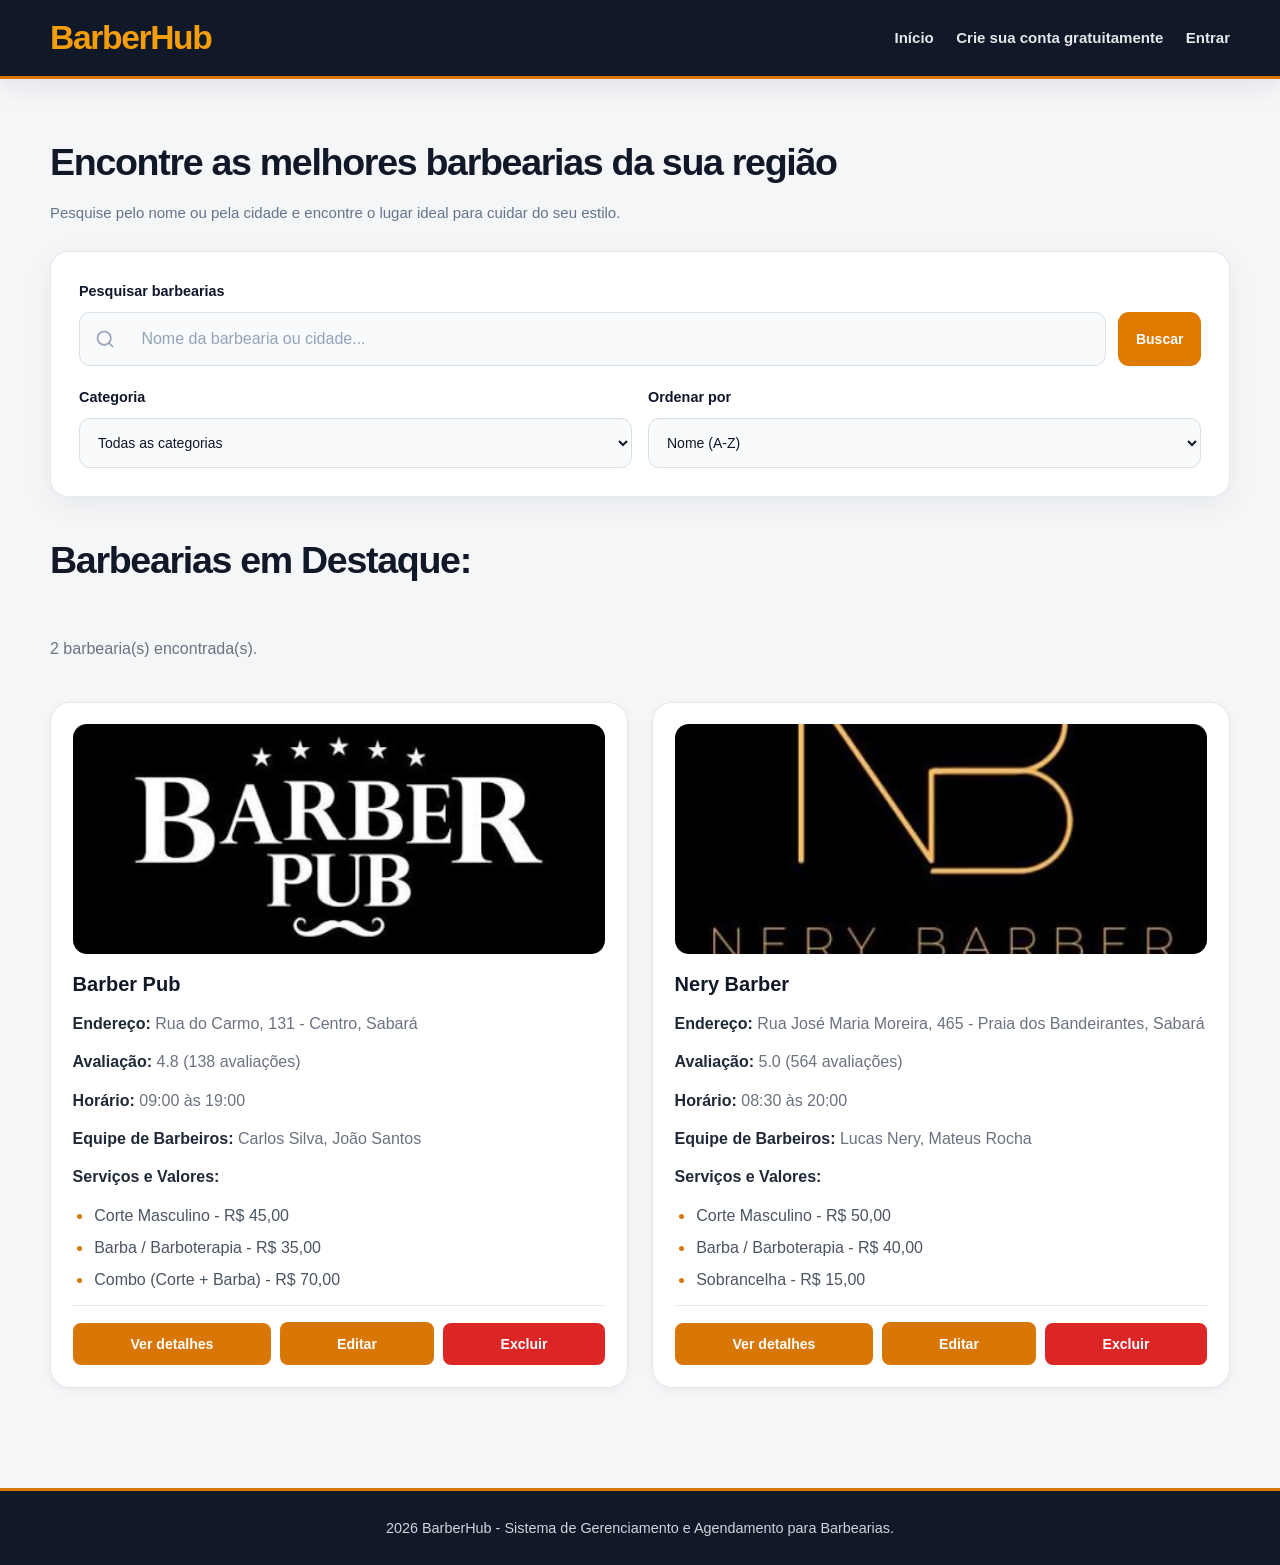
<file: index.html>
<!DOCTYPE html>
<html lang="pt-BR">
<head>
  <meta charset="UTF-8">
  <meta name="viewport" content="width=device-width, initial-scale=1.0">
  <title>BarberHub - Encontre sua Barbearia</title>

  <link rel="stylesheet" href="assets/css/style.css">
  <link rel="stylesheet" href="assets/css/pesquisa.css">
  <link rel="stylesheet" href="assets/css/autenticacao.css">
  <script src="assets/js/sessao.js" defer></script>
  <script src="assets/js/script.js" defer></script>
  
</head>
<body>

  <header>
    <h1>
      <a href="index.html" class="logo-barberhub">
        BarberHub
      </a>
    </h1>

    <nav>
      <ul>
        <li>
          <a href="index.html">Início</a>
        </li>
        <li>
          <a href="pages/cadastro.html">
            Crie sua conta gratuitamente
          </a>
        </li>
        <li id="menu-entrar">
            <a href="pages/login.html">Entrar</a>
        </li>

        <li id="area-usuario" class="usuario-logado" hidden>
            <span id="saudacao-usuario" class="saudacao-usuario"></span>

            <button type="button" id="botao-sair" class="botao-sair">
                Sair
            </button>
        </li>
      </ul>
    </nav>
  </header>

  <main>
    <section class="secao-busca">
      <div class="introducao-busca">
        <h2>
          Encontre as melhores barbearias da sua região
        </h2>

        <p>
          Pesquise pelo nome ou pela cidade e encontre
          o lugar ideal para cuidar do seu estilo.
        </p>
      </div>

      <form
        action="index.html"
        method="GET"
        class="form-pesquisa"
      >
        <p class="campo-pesquisa">
          <label for="busca">Pesquisar barbearias</label>

          <span class="grupo-pesquisa">
            <span class="entrada-pesquisa">
              <svg
                xmlns="http://www.w3.org/2000/svg"
                width="20"
                height="20"
                viewBox="0 0 24 24"
                fill="none"
                stroke="currentColor"
                stroke-width="2"
                stroke-linecap="round"
                stroke-linejoin="round"
                aria-hidden="true"
              >
                <circle cx="11" cy="11" r="8"></circle>
                <path d="m21 21-4.35-4.35"></path>
              </svg>

              <input
                type="search"
                id="busca"
                name="busca"
                placeholder="Nome da barbearia ou cidade..."
                autocomplete="off"
              >
            </span>

            <button type="submit" class="botao-buscar">
              Buscar
            </button>
          </span>
        </p>

        <p class="campos-filtros">
          <span class="campo-filtro">
            <label for="filtro-categoria">
              Categoria
            </label>

            <select
              id="filtro-categoria"
              name="categoria"
            >
              <option value="todas">
                Todas as categorias
              </option>
              <option value="tradicional">
                Tradicional
              </option>
              <option value="premium">
                Premium
              </option>
            </select>
          </span>

          <span class="campo-filtro">
            <label for="ordenacao">
              Ordenar por
            </label>

            <select id="ordenacao" name="ordenacao">
              <option value="nome">
                Nome (A-Z)
              </option>
              <option value="avaliacao">
                Melhor avaliadas
              </option>
              <option value="recentes">
                Mais recentes
              </option>
            </select>
          </span>
        </p>
      </form>
    </section>

    <section
      id="lista-barbearias"
      aria-label="Barbearias cadastradas"
    >
      <h2>Barbearias em Destaque:</h2>

      <p
        id="estado-lista"
        role="status"
        aria-live="polite"
      >
        Carregando barbearias...
      </p>
    </section>
  </main>

  <footer>
    <p>
      2026 BarberHub - Sistema de Gerenciamento
      e Agendamento para Barbearias.
    </p>
  </footer>

</body>
</html>
</file>
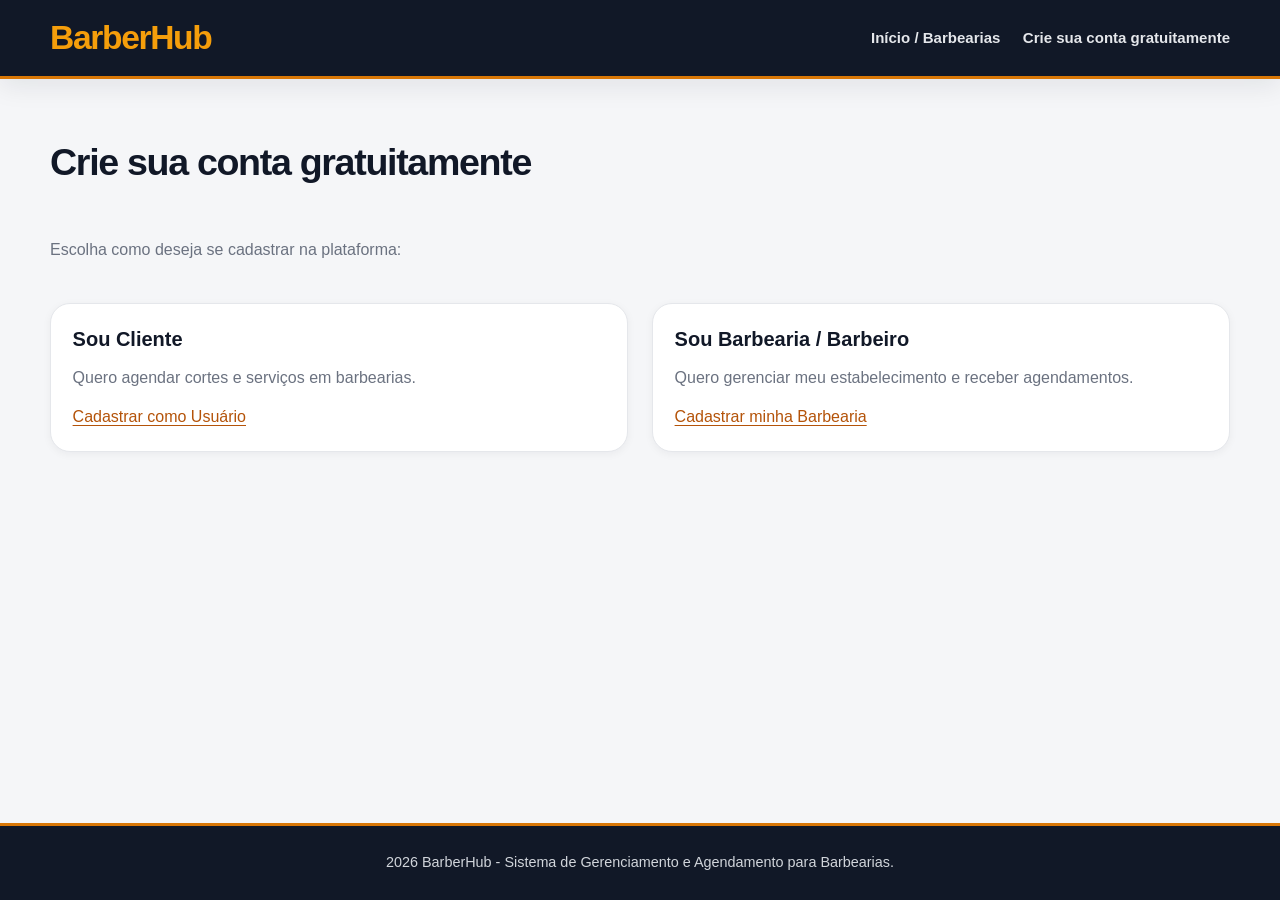
<file: pages/cadastro.html>
<!DOCTYPE html>
<html lang="pt-BR">
<head>
    <meta charset="UTF-8">
    <meta name="viewport" content="width=device-width, initial-scale=1.0">
    <title>BarberHub - Escolha seu Cadastro</title>
    <link rel="stylesheet" href="../assets/css/style.css">
    <link rel="stylesheet" href="../assets/css/pesquisa.css">
</head>
<body>

    <header>
        <h1>
            <a href="../index.html" class="logo-barberhub">
                BarberHub
            </a>
        </h1>
        <nav>
            <ul>
                <li><a href="../index.html">Início / Barbearias</a></li>
                <li><a href="cadastro.html">Crie sua conta gratuitamente</a></li>
            </ul>
        </nav>
    </header>

    <main>
        <section>
            <h2>Crie sua conta gratuitamente</h2>
            <p>Escolha como deseja se cadastrar na plataforma:</p>

            <article>
                <h3>Sou Cliente</h3>
                <p>Quero agendar cortes e serviços em barbearias.</p>
                <a href="cadastroUsuario.html">Cadastrar como Usuário</a>
            </article>

            <hr>

            <article>
                <h3>Sou Barbearia / Barbeiro</h3>
                <p>Quero gerenciar meu estabelecimento e receber agendamentos.</p>
                <a href="cadastroBarbearia.html">Cadastrar minha Barbearia</a>
            </article>
        </section>
    </main>

    <footer>
        <p>2026 BarberHub - Sistema de Gerenciamento e Agendamento para Barbearias.</p>
    </footer>

</body>
</html>
</file>
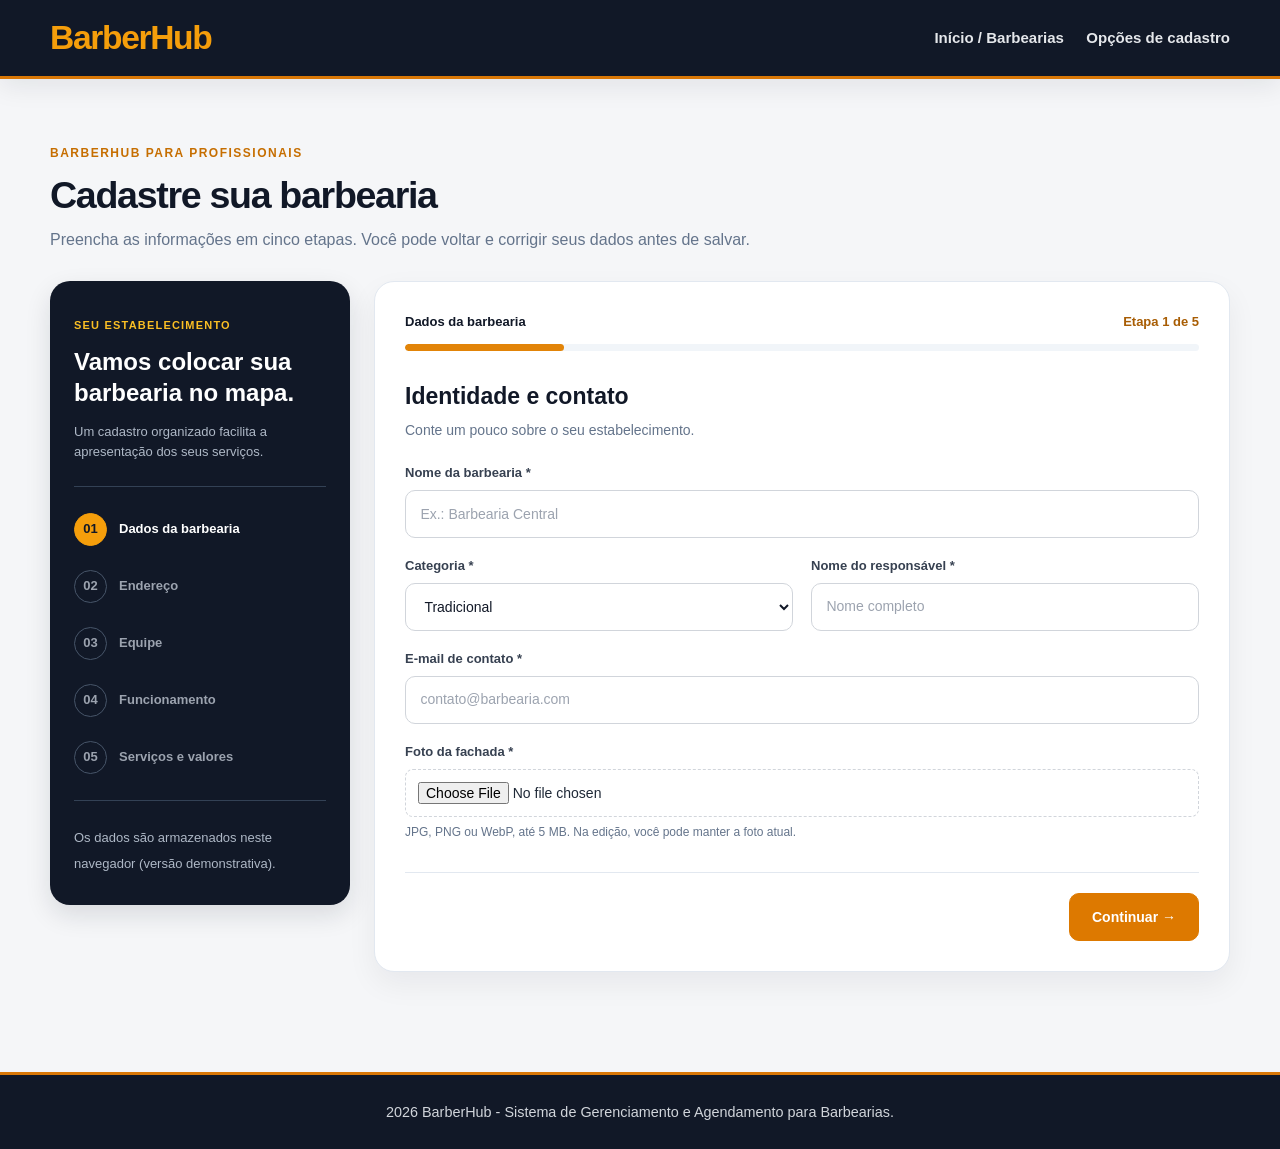
<file: pages/cadastroBarbearia.html>
<!DOCTYPE html>
<html lang="pt-BR">
<head>
  <meta charset="UTF-8">
  <meta name="viewport" content="width=device-width, initial-scale=1.0">
  <title>BarberHub | Cadastro de Barbearia</title>

  <link rel="stylesheet" href="../assets/css/style.css">
  <link rel="stylesheet" href="../assets/css/cadastroEtapas.css">

  <script src="../assets/js/script.js" defer></script>
  <script src="../assets/js/cadastroEtapas.js" defer></script>
</head>
<body>
  <header>
    <h1>
      <a class="marca-cadastro" href="../index.html">
        BarberHub
      </a>
    </h1>

    <nav>
      <ul>
        <li><a href="../index.html">Início / Barbearias</a></li>
        <li><a href="cadastro.html">Opções de cadastro</a></li>
      </ul>
    </nav>
  </header>

  <main class="cadastro-main">
    <section class="cadastro-pagina">
      <div class="apresentacao-cadastro">
        <span class="sobretitulo">
          BARBERHUB PARA PROFISSIONAIS
        </span>
        <h2 id="titulo-pagina">Cadastre sua barbearia</h2>
        <p>
          Preencha as informações em cinco etapas.
          Você pode voltar e corrigir seus dados antes de salvar.
        </p>
      </div>

      <div class="layout-cadastro">

        <!-- PAINEL LATERAL COM AS ETAPAS -->
        <aside class="painel-etapas" aria-label="Etapas do cadastro">
          <span class="painel-destaque">SEU ESTABELECIMENTO</span>
          <h3>Vamos colocar sua barbearia no mapa.</h3>
          <p>
            Um cadastro organizado facilita a apresentação
            dos seus serviços.
          </p>

          <ol class="lista-etapas" id="lista-etapas">
            <li class="ativo">
              <span>01</span>
              <strong>Dados da barbearia</strong>
            </li>
            <li>
              <span>02</span>
              <strong>Endereço</strong>
            </li>
            <li>
              <span>03</span>
              <strong>Equipe</strong>
            </li>
            <li>
              <span>04</span>
              <strong>Funcionamento</strong>
            </li>
            <li>
              <span>05</span>
              <strong>Serviços e valores</strong>
            </li>
          </ol>

          <small>
            Os dados são armazenados neste navegador
            (versão demonstrativa).
          </small>
        </aside>

        <!-- FORMULÁRIO -->
        <div class="cartao-cadastro">

          <div class="cabecalho-progresso">
            <span id="nome-passo">Dados da barbearia</span>
            <strong id="contador-passo">Etapa 1 de 5</strong>
          </div>

          <div class="trilha-progresso" aria-hidden="true">
            <span id="barra-progresso"></span>
          </div>

          <p
            id="mensagem-form"
            class="mensagem-cadastro"
            role="status"
            aria-live="polite"
            hidden
          ></p>

          <form id="cadastro-etapas" novalidate>

            <!-- ETAPA 1: DADOS DA BARBEARIA -->
            <fieldset class="etapa" data-etapa="0">
              <legend>Identidade e contato</legend>
              <p class="descricao-etapa">
                Conte um pouco sobre o seu estabelecimento.
              </p>

              <div class="grade-campos">
                <div class="campo campo-inteiro">
                  <label for="barber-nome">Nome da barbearia *</label>
                  <input
                    id="barber-nome"
                    name="nome_barbearia"
                    type="text"
                    maxlength="100"
                    placeholder="Ex.: Barbearia Central"
                    required
                  >
                </div>

                <div class="campo">
                  <label for="barber-categoria">Categoria *</label>
                  <select
                    id="barber-categoria"
                    name="categoria"
                    required
                  >
                    <option value="tradicional">Tradicional</option>
                    <option value="premium">Premium</option>
                  </select>
                </div>

                <div class="campo">
                  <label for="barber-resp">Nome do responsável *</label>
                  <input
                    id="barber-resp"
                    name="responsavel"
                    type="text"
                    placeholder="Nome completo"
                    required
                  >
                </div>

                <div class="campo campo-inteiro">
                  <label for="barber-email">E-mail de contato *</label>
                  <input
                    id="barber-email"
                    name="email"
                    type="email"
                    placeholder="contato@barbearia.com"
                    required
                  >
                </div>

                <div class="campo campo-inteiro">
                  <label for="barber-foto">Foto da fachada *</label>
                  <input
                    id="barber-foto"
                    type="file"
                    accept="image/jpeg,image/png,image/webp"
                    required
                  >
                  <small>
                    JPG, PNG ou WebP, até 5 MB.
                    Na edição, você pode manter a foto atual.
                  </small>
                  <img
                    id="preview-foto"
                    class="preview-foto"
                    alt="Prévia da foto da barbearia"
                    hidden
                  >
                </div>
              </div>
            </fieldset>

            <!-- ETAPA 2: ENDEREÇO -->
            <fieldset class="etapa" data-etapa="1" hidden>
              <legend>Onde fica sua barbearia?</legend>
              <p class="descricao-etapa">
                Informe o CEP para preencher automaticamente
                os dados do endereço.
              </p>

              <div class="grade-campos">
                <div class="campo campo-inteiro">
                  <label for="barber-cep">CEP *</label>
                  <div class="grupo-cep">
                    <input
                      id="barber-cep"
                      name="cep"
                      type="text"
                      maxlength="9"
                      inputmode="numeric"
                      placeholder="00000-000"
                      pattern="[0-9]{5}-?[0-9]{3}"
                      required
                    >
                    <button
                      type="button"
                      id="buscar-cep"
                      class="botao-secundario"
                    >
                      Buscar CEP
                    </button>
                  </div>
                </div>

                <div class="campo campo-inteiro">
                  <label for="barber-logradouro">Rua / Logradouro *</label>
                  <input
                    id="barber-logradouro"
                    name="logradouro"
                    type="text"
                    required
                  >
                </div>

                <div class="campo">
                  <label for="barber-numero">Número *</label>
                  <input
                    id="barber-numero"
                    name="numero"
                    type="text"
                    required
                  >
                </div>

                <div class="campo">
                  <label for="barber-bairro">Bairro *</label>
                  <input
                    id="barber-bairro"
                    name="bairro"
                    type="text"
                    required
                  >
                </div>

                <div class="campo">
                  <label for="barber-cidade">Cidade *</label>
                  <input
                    id="barber-cidade"
                    name="cidade"
                    type="text"
                    required
                  >
                </div>

                <div class="campo">
                  <label for="barber-uf">Estado (UF) *</label>
                  <input
                    id="barber-uf"
                    name="uf"
                    type="text"
                    maxlength="2"
                    minlength="2"
                    placeholder="MG"
                    required
                  >
                </div>
              </div>
            </fieldset>

            <!-- ETAPA 3: EQUIPE -->
            <fieldset class="etapa" data-etapa="2" hidden>
              <legend>Equipe de barbeiros</legend>
              <p class="descricao-etapa">
                Cadastre pelo menos um profissional.
                Os outros são opcionais.
              </p>

              <div class="lista-profissionais">

                <div class="cartao-profissional">
                  <h4>
                    Profissional 1
                    <span>Obrigatório</span>
                  </h4>

                  <div class="grade-campos">
                    <div class="campo">
                      <label for="barbeiro1-nome">Nome *</label>
                      <input id="barbeiro1-nome" type="text" required>
                    </div>
                    <div class="campo">
                      <label for="barbeiro1-sobrenome">Sobrenome *</label>
                      <input id="barbeiro1-sobrenome" type="text" required>
                    </div>
                    <div class="campo campo-inteiro">
                      <label for="barbeiro1-foto">Foto (opcional)</label>
                      <input
                        id="barbeiro1-foto"
                        type="file"
                        accept="image/jpeg,image/png,image/webp"
                      >
                    </div>
                  </div>
                </div>

                <div class="cartao-profissional">
                  <h4>
                    Profissional 2
                    <span>Opcional</span>
                  </h4>

                  <div class="grade-campos">
                    <div class="campo">
                      <label for="barbeiro2-nome">Nome</label>
                      <input id="barbeiro2-nome" type="text">
                    </div>
                    <div class="campo">
                      <label for="barbeiro2-sobrenome">Sobrenome</label>
                      <input id="barbeiro2-sobrenome" type="text">
                    </div>
                    <div class="campo campo-inteiro">
                      <label for="barbeiro2-foto">Foto (opcional)</label>
                      <input
                        id="barbeiro2-foto"
                        type="file"
                        accept="image/jpeg,image/png,image/webp"
                      >
                    </div>
                  </div>
                </div>

                <div class="cartao-profissional">
                  <h4>
                    Profissional 3
                    <span>Opcional</span>
                  </h4>

                  <div class="grade-campos">
                    <div class="campo">
                      <label for="barbeiro3-nome">Nome</label>
                      <input id="barbeiro3-nome" type="text">
                    </div>
                    <div class="campo">
                      <label for="barbeiro3-sobrenome">Sobrenome</label>
                      <input id="barbeiro3-sobrenome" type="text">
                    </div>
                    <div class="campo campo-inteiro">
                      <label for="barbeiro3-foto">Foto (opcional)</label>
                      <input
                        id="barbeiro3-foto"
                        type="file"
                        accept="image/jpeg,image/png,image/webp"
                      >
                    </div>
                  </div>
                </div>

              </div>
            </fieldset>

            <!-- ETAPA 4: FUNCIONAMENTO -->
            <fieldset class="etapa" data-etapa="3" hidden>
              <legend>Horários de funcionamento</legend>
              <p class="descricao-etapa">
                Defina quando os clientes poderão encontrar sua equipe.
              </p>

              <div class="grade-campos">
                <div class="campo">
                  <label for="hora-abertura">Abertura *</label>
                  <input
                    id="hora-abertura"
                    name="hora_abertura"
                    type="time"
                    value="09:00"
                    required
                  >
                </div>

                <div class="campo">
                  <label for="hora-fechamento">Fechamento *</label>
                  <input
                    id="hora-fechamento"
                    name="hora_fechamento"
                    type="time"
                    value="19:00"
                    required
                  >
                </div>
              </div>

              <p class="titulo-opcoes">Dias de atendimento *</p>

              <div class="grade-dias">
                <label class="opcao-dia">
                  <input type="checkbox" name="dias" value="segunda">
                  <span>Segunda</span>
                </label>
                <label class="opcao-dia">
                  <input type="checkbox" name="dias" value="terca" checked>
                  <span>Terça</span>
                </label>
                <label class="opcao-dia">
                  <input type="checkbox" name="dias" value="quarta" checked>
                  <span>Quarta</span>
                </label>
                <label class="opcao-dia">
                  <input type="checkbox" name="dias" value="quinta" checked>
                  <span>Quinta</span>
                </label>
                <label class="opcao-dia">
                  <input type="checkbox" name="dias" value="sexta" checked>
                  <span>Sexta</span>
                </label>
                <label class="opcao-dia">
                  <input type="checkbox" name="dias" value="sabado" checked>
                  <span>Sábado</span>
                </label>
                <label class="opcao-dia">
                  <input type="checkbox" name="dias" value="domingo">
                  <span>Domingo</span>
                </label>
              </div>
            </fieldset>

            <!-- ETAPA 5: SERVIÇOS -->
            <fieldset class="etapa" data-etapa="4" hidden>
              <legend>Serviços e valores</legend>
              <p class="descricao-etapa">
                Selecione pelo menos um serviço e informe
                o preço de cada um.
              </p>

              <div class="lista-servicos">

                <div class="servico-item">
                  <label for="srv-corte">
                    <input id="srv-corte" type="checkbox" checked>
                    <span>Corte masculino</span>
                  </label>
                  <div class="campo">
                    <label for="preco-corte">Preço (R$)</label>
                    <input
                      id="preco-corte"
                      type="number"
                      min="0"
                      step="0.50"
                      value="45"
                      required
                    >
                  </div>
                </div>

                <div class="servico-item">
                  <label for="srv-barba">
                    <input id="srv-barba" type="checkbox" checked>
                    <span>Barba / Barboterapia</span>
                  </label>
                  <div class="campo">
                    <label for="preco-barba">Preço (R$)</label>
                    <input
                      id="preco-barba"
                      type="number"
                      min="0"
                      step="0.50"
                      value="35"
                      required
                    >
                  </div>
                </div>

                <div class="servico-item">
                  <label for="srv-combo">
                    <input id="srv-combo" type="checkbox" checked>
                    <span>Combo (Corte + Barba)</span>
                  </label>
                  <div class="campo">
                    <label for="preco-combo">Preço (R$)</label>
                    <input
                      id="preco-combo"
                      type="number"
                      min="0"
                      step="0.50"
                      value="70"
                      required
                    >
                  </div>
                </div>

                <div class="servico-item">
                  <label for="srv-sobrancelha">
                    <input id="srv-sobrancelha" type="checkbox">
                    <span>Sobrancelha</span>
                  </label>
                  <div class="campo">
                    <label for="preco-sobrancelha">Preço (R$)</label>
                    <input
                      id="preco-sobrancelha"
                      type="number"
                      min="0"
                      step="0.50"
                      value="15"
                      disabled
                    >
                  </div>
                </div>
              </div>

              <p class="aviso-demonstracao">
                Ao concluir, seu estabelecimento aparecerá na
                página inicial do BarberHub neste navegador.
              </p>
            </fieldset>

            <!-- NAVEGAÇÃO -->
            <div class="navegacao-formulario">
              <button
                type="button"
                id="voltar-etapa"
                class="botao-voltar"
                hidden
              >
                Voltar
              </button>

              <button
                type="button"
                id="proxima-etapa"
                class="botao-avancar"
              >
                Continuar →
              </button>

              <button
                type="submit"
                id="salvar-barbearia"
                class="botao-avancar"
                hidden
              >
                Concluir cadastro
              </button>
            </div>

          </form>
        </div>
      </div>
    </section>
  </main>

  <footer>
    <p>
      2026 BarberHub - Sistema de Gerenciamento
      e Agendamento para Barbearias.
    </p>
  </footer>
</body>
</html>
</file>
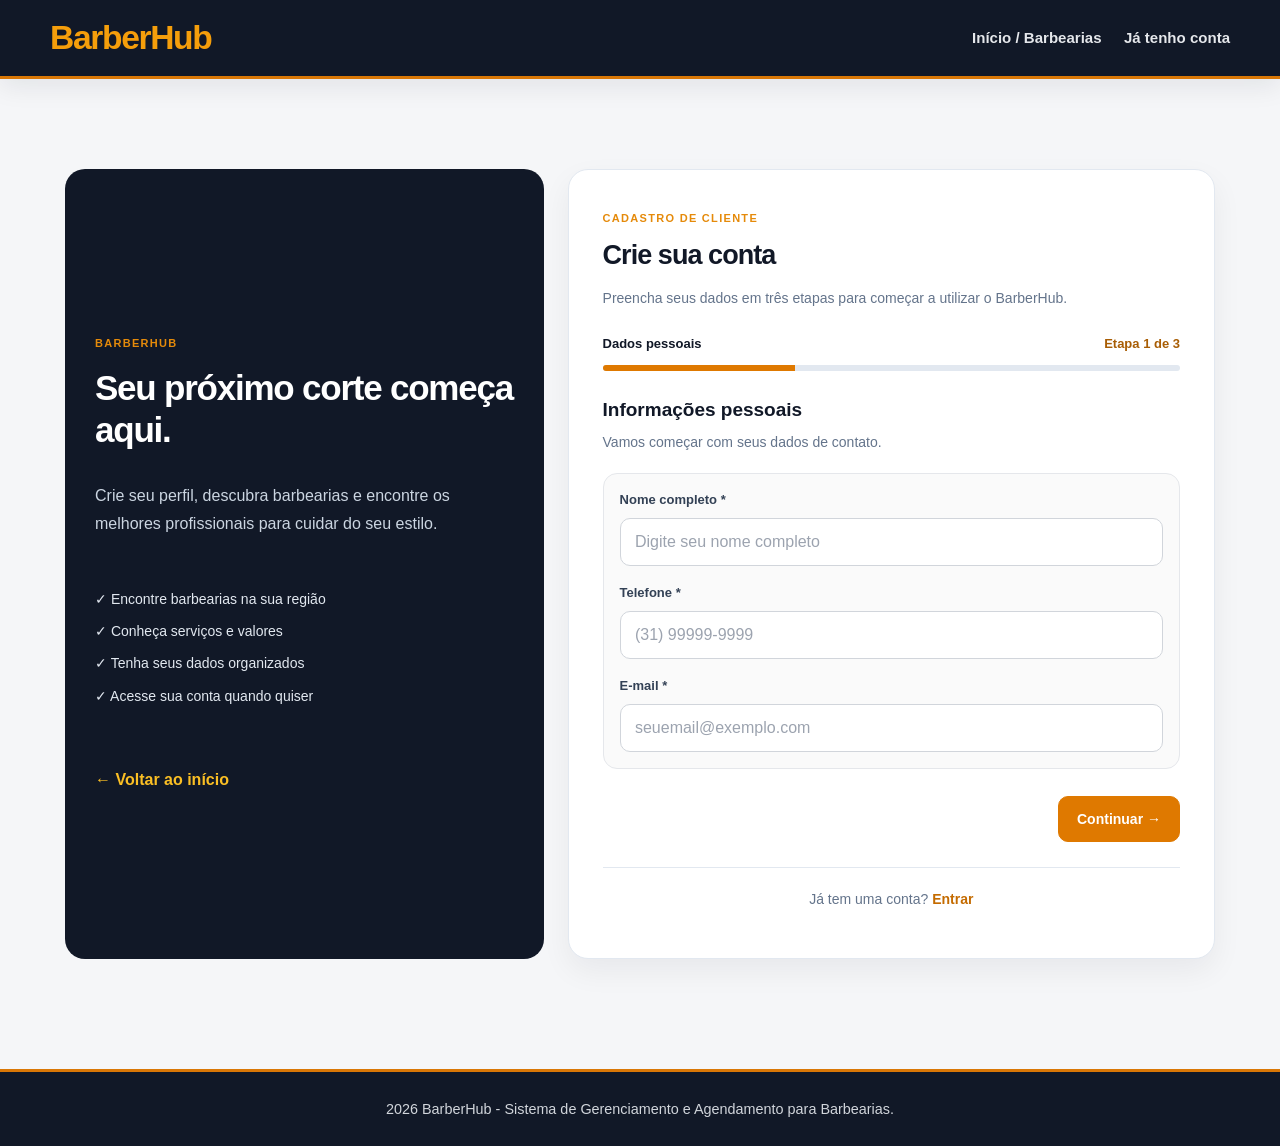
<file: pages/cadastroUsuario.html>
<!DOCTYPE html>
<html lang="pt-BR">
<head>
  <meta charset="UTF-8">
  <meta name="viewport" content="width=device-width, initial-scale=1.0">

  <title>Criar conta | BarberHub</title>

  <!-- Estilos globais -->
  <link rel="stylesheet" href="../assets/css/style.css">

  <!-- Estilos de cadastro e login -->
  <link rel="stylesheet" href="../assets/css/autenticacao.css">

  <!-- JavaScript de cadastro e autenticação -->
  <script src="../assets/js/autenticacao.js" defer></script>
</head>

<body>

  <!-- CABEÇALHO -->
  <header>
    <h1>
      <a href="../index.html" class="auth-logo">
        BarberHub
      </a>
    </h1>

    <nav>
      <ul>
        <li>
          <a href="../index.html">
            Início / Barbearias
          </a>
        </li>

        <li>
          <a href="login.html">
            Já tenho conta
          </a>
        </li>
      </ul>
    </nav>
  </header>

  <!-- CONTEÚDO PRINCIPAL -->
  <main class="auth-main">

    <section class="auth-layout">

      <!-- PAINEL LATERAL -->
      <aside class="auth-lateral">

        <span class="auth-tag">
          BARBERHUB
        </span>

        <h2>
          Seu próximo corte começa aqui.
        </h2>

        <p>
          Crie seu perfil, descubra barbearias
          e encontre os melhores profissionais
          para cuidar do seu estilo.
        </p>

        <div class="auth-beneficios">
          <p>✓ Encontre barbearias na sua região</p>
          <p>✓ Conheça serviços e valores</p>
          <p>✓ Tenha seus dados organizados</p>
          <p>✓ Acesse sua conta quando quiser</p>
        </div>

        <a href="../index.html" class="auth-link-voltar">
          ← Voltar ao início
        </a>

      </aside>

      <!-- CARTÃO DE CADASTRO -->
      <div class="auth-card">

        <!-- INTRODUÇÃO -->
        <div class="auth-cabecalho">

          <span class="auth-tag">
            CADASTRO DE CLIENTE
          </span>

          <h2>
            Crie sua conta
          </h2>

          <p>
            Preencha seus dados em três etapas
            para começar a utilizar o BarberHub.
          </p>

        </div>

        <!-- INDICADOR DE PROGRESSO -->
        <div class="auth-progresso">

          <div class="auth-progresso-texto">

            <strong id="nome-etapa">
              Dados pessoais
            </strong>

            <span id="contador-etapa">
              Etapa 1 de 3
            </span>

          </div>

          <div class="auth-trilha">
            <span id="barra-etapa"></span>
          </div>

        </div>

        <!-- MENSAGENS DE ERRO OU SUCESSO -->
        <p
          id="auth-mensagem"
          class="auth-mensagem"
          role="status"
          aria-live="polite"
          hidden
        ></p>

        <!-- FORMULÁRIO -->
        <form id="form-cliente" novalidate>

          <!-- ================================== -->
          <!-- ETAPA 1 - DADOS PESSOAIS -->
          <!-- ================================== -->

          <fieldset class="auth-etapa" data-etapa="0">

            <legend>
              Informações pessoais
            </legend>

            <p class="auth-descricao">
              Vamos começar com seus dados de contato.
            </p>

            <div class="auth-campos">

              <!-- NOME COMPLETO -->
              <div class="auth-campo">

                <label for="usr-nome">
                  Nome completo *
                </label>

                <input
                  type="text"
                  id="usr-nome"
                  name="nome"
                  placeholder="Digite seu nome completo"
                  autocomplete="name"
                  minlength="3"
                  maxlength="100"
                  required
                >

              </div>

              <!-- TELEFONE -->
              <div class="auth-campo">

                <label for="usr-telefone">
                  Telefone *
                </label>

                <input
                  type="tel"
                  id="usr-telefone"
                  name="telefone"
                  placeholder="(31) 99999-9999"
                  autocomplete="tel"
                  inputmode="tel"
                  maxlength="15"
                  required
                >

              </div>

              <!-- E-MAIL -->
              <div class="auth-campo">

                <label for="usr-email">
                  E-mail *
                </label>

                <input
                  type="email"
                  id="usr-email"
                  name="email"
                  placeholder="seuemail@exemplo.com"
                  autocomplete="email"
                  required
                >

              </div>

            </div>

          </fieldset>

          <!-- ================================== -->
          <!-- ETAPA 2 - ENDEREÇO -->
          <!-- ================================== -->

          <fieldset
            class="auth-etapa"
            data-etapa="1"
            hidden
          >

            <legend>
              Seu endereço
            </legend>

            <p class="auth-descricao">
              Informe seu CEP para preencher
              automaticamente os dados do endereço.
            </p>

            <div class="auth-campos">

              <!-- CEP -->
              <div class="auth-campo">

                <label for="usr-cep">
                  CEP *
                </label>

                <div class="auth-grupo-cep">

                  <input
                    type="text"
                    id="usr-cep"
                    name="cep"
                    placeholder="00000-000"
                    inputmode="numeric"
                    maxlength="9"
                    pattern="[0-9]{5}-?[0-9]{3}"
                    required
                  >

                  <button
                    type="button"
                    id="buscar-cep"
                    class="auth-botao-secundario"
                  >
                    Buscar CEP
                  </button>

                </div>

              </div>

              <!-- RUA -->
              <div class="auth-campo">

                <label for="usr-logradouro">
                  Rua / Logradouro *
                </label>

                <input
                  type="text"
                  id="usr-logradouro"
                  name="logradouro"
                  placeholder="Nome da rua"
                  required
                >

              </div>

              <!-- NÚMERO E BAIRRO -->
              <div class="auth-grade">

                <div class="auth-campo">

                  <label for="usr-numero">
                    Número *
                  </label>

                  <input
                    type="text"
                    id="usr-numero"
                    name="numero"
                    placeholder="123"
                    required
                  >

                </div>

                <div class="auth-campo">

                  <label for="usr-bairro">
                    Bairro *
                  </label>

                  <input
                    type="text"
                    id="usr-bairro"
                    name="bairro"
                    placeholder="Seu bairro"
                    required
                  >

                </div>

              </div>

              <!-- CIDADE E ESTADO -->
              <div class="auth-grade">

                <div class="auth-campo">

                  <label for="usr-cidade">
                    Cidade *
                  </label>

                  <input
                    type="text"
                    id="usr-cidade"
                    name="cidade"
                    placeholder="Sua cidade"
                    required
                  >

                </div>

                <div class="auth-campo">

                  <label for="usr-uf">
                    Estado (UF) *
                  </label>

                  <input
                    type="text"
                    id="usr-uf"
                    name="uf"
                    placeholder="MG"
                    minlength="2"
                    maxlength="2"
                    required
                  >

                </div>

              </div>

            </div>

          </fieldset>

          <!-- ================================== -->
          <!-- ETAPA 3 - SEGURANÇA -->
          <!-- ================================== -->

          <fieldset
            class="auth-etapa"
            data-etapa="2"
            hidden
          >

            <legend>
              Segurança da conta
            </legend>

            <p class="auth-descricao">
              Crie uma senha para acessar sua conta
              no BarberHub.
            </p>

            <div class="auth-campos">

              <!-- SENHA -->
              <div class="auth-campo">

                <label for="usr-senha">
                  Senha *
                </label>

                <input
                  type="password"
                  id="usr-senha"
                  name="senha"
                  placeholder="Crie uma senha"
                  minlength="8"
                  autocomplete="new-password"
                  required
                >

                <small class="auth-ajuda">
                  A senha deve conter pelo menos
                  8 caracteres, incluindo letras e números.
                </small>

              </div>

              <!-- CONFIRMAÇÃO DE SENHA -->
              <div class="auth-campo">

                <label for="usr-confirmar-senha">
                  Confirmar senha *
                </label>

                <input
                  type="password"
                  id="usr-confirmar-senha"
                  name="confirmar_senha"
                  placeholder="Digite sua senha novamente"
                  minlength="8"
                  autocomplete="new-password"
                  required
                >

              </div>

              <!-- MOSTRAR SENHAS -->
              <label class="auth-mostrar-senha">

                <input
                  type="checkbox"
                  id="mostrar-senhas"
                >

                Mostrar senhas

              </label>

            </div>

          </fieldset>

          <!-- ================================== -->
          <!-- BOTÕES DE NAVEGAÇÃO -->
          <!-- ================================== -->

          <div class="auth-acoes">

            <!-- VOLTAR -->
            <button
              type="button"
              id="voltar-cliente"
              class="auth-botao-secundario"
              hidden
            >
              ← Voltar
            </button>

            <!-- CONTINUAR -->
            <button
              type="button"
              id="proximo-cliente"
              class="auth-botao-principal"
            >
              Continuar →
            </button>

            <!-- FINALIZAR -->
            <button
              type="submit"
              id="salvar-cliente"
              class="auth-botao-principal"
              hidden
            >
              Finalizar cadastro
            </button>

          </div>

        </form>

        <!-- LINK PARA LOGIN -->
        <p class="auth-rodape-card">

          Já tem uma conta?

          <a href="login.html">
            Entrar
          </a>

        </p>

      </div>

    </section>

  </main>

  <!-- RODAPÉ -->
  <footer>

    <p>
      2026 BarberHub - Sistema de Gerenciamento
      e Agendamento para Barbearias.
    </p>

  </footer>

</body>
</html>
</file>
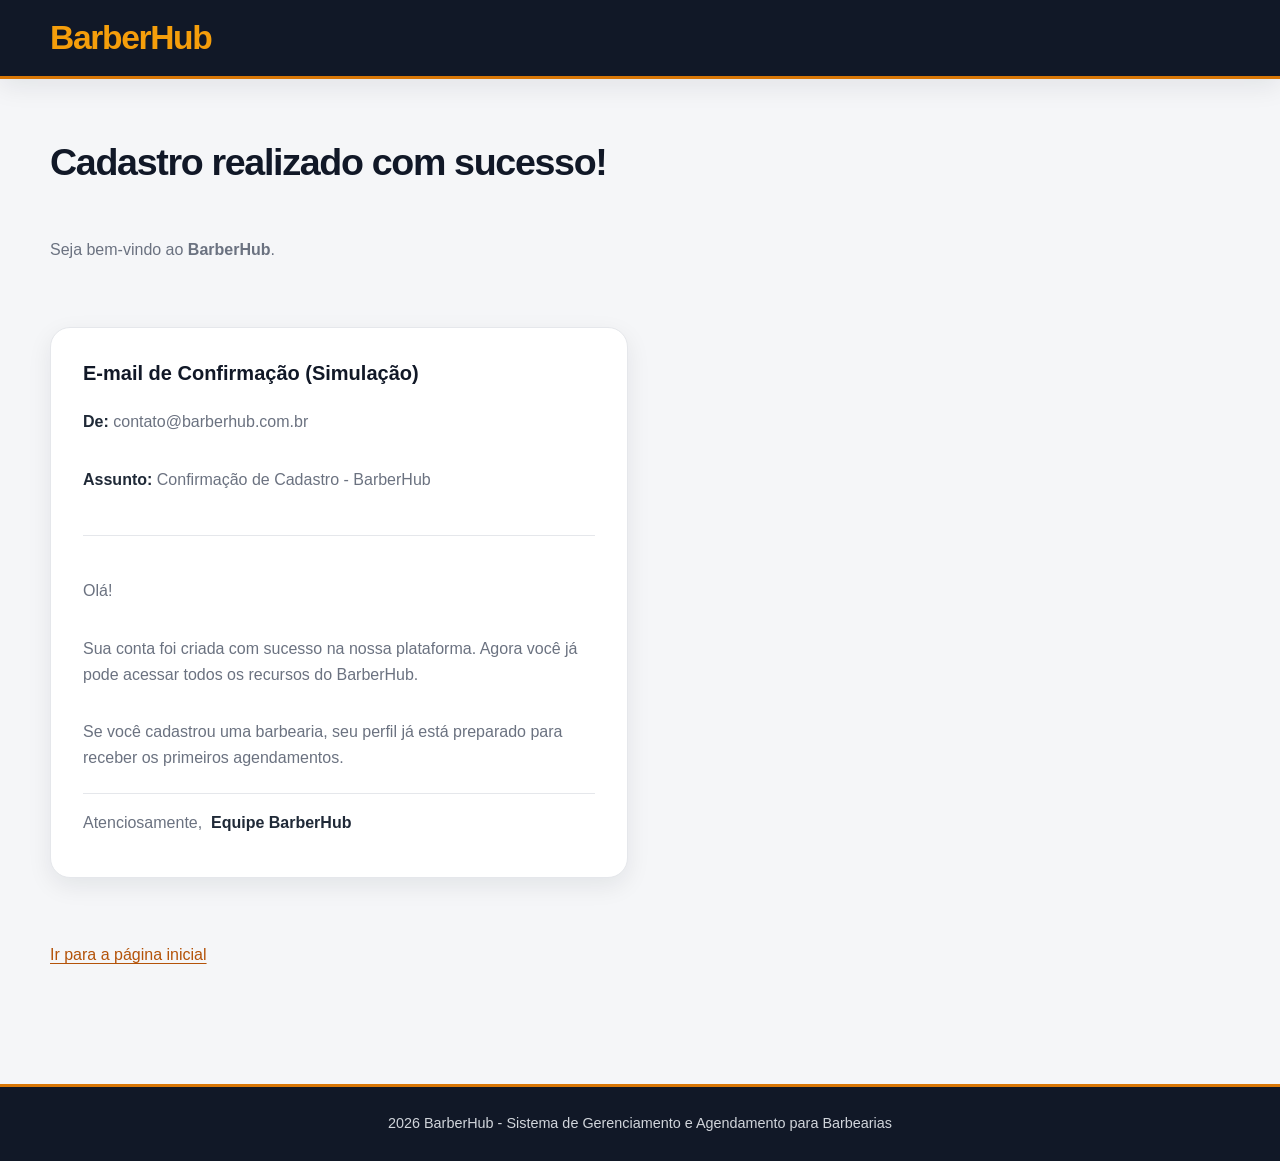
<file: pages/confirmacaoCadastro.html>
<!DOCTYPE html>
<html lang="pt-BR">
<head>
    <meta charset="UTF-8">
    <meta name="viewport" content="width=device-width, initial-scale=1.0">
    <title>BarberHub - Cadastro Realizado com Sucesso</title>
    <link rel="stylesheet" href="../assets/css/style.css">
    <link rel="stylesheet" href="../assets/css/pesquisa.css">
</head>
<body>

    <header>
        <h1>
            <a href="../index.html" class="logo-barberhub">
            BarberHub
            </a>
        </h1>
    </header>

    <main>
        <section>
            <h2>Cadastro realizado com sucesso!</h2>
            <p>Seja bem-vindo ao <strong>BarberHub</strong>.</p>

            <article style="border: 1px solid #ccc; padding: 15px; background-color: #f4f4f4;">
                <h3>E-mail de Confirmação (Simulação)</h3>
                <p><strong>De:</strong> contato@barberhub.com.br</p>
                <p><strong>Assunto:</strong> Confirmação de Cadastro - BarberHub</p>
                <hr>
                <p>Olá!</p>
                <p>Sua conta foi criada com sucesso na nossa plataforma. Agora você já pode acessar todos os recursos do BarberHub.</p>
                <p>Se você cadastrou uma barbearia, seu perfil já está preparado para receber os primeiros agendamentos.</p>
                <p>Atenciosamente,<br><strong>Equipe BarberHub</strong></p>
            </article>

            <p><a href="../index.html">Ir para a página inicial</a></p>
        </section>
    </main>

    <footer>
        <p>2026 BarberHub - Sistema de Gerenciamento e Agendamento para Barbearias</p>
    </footer>

</body>
</html>
</file>
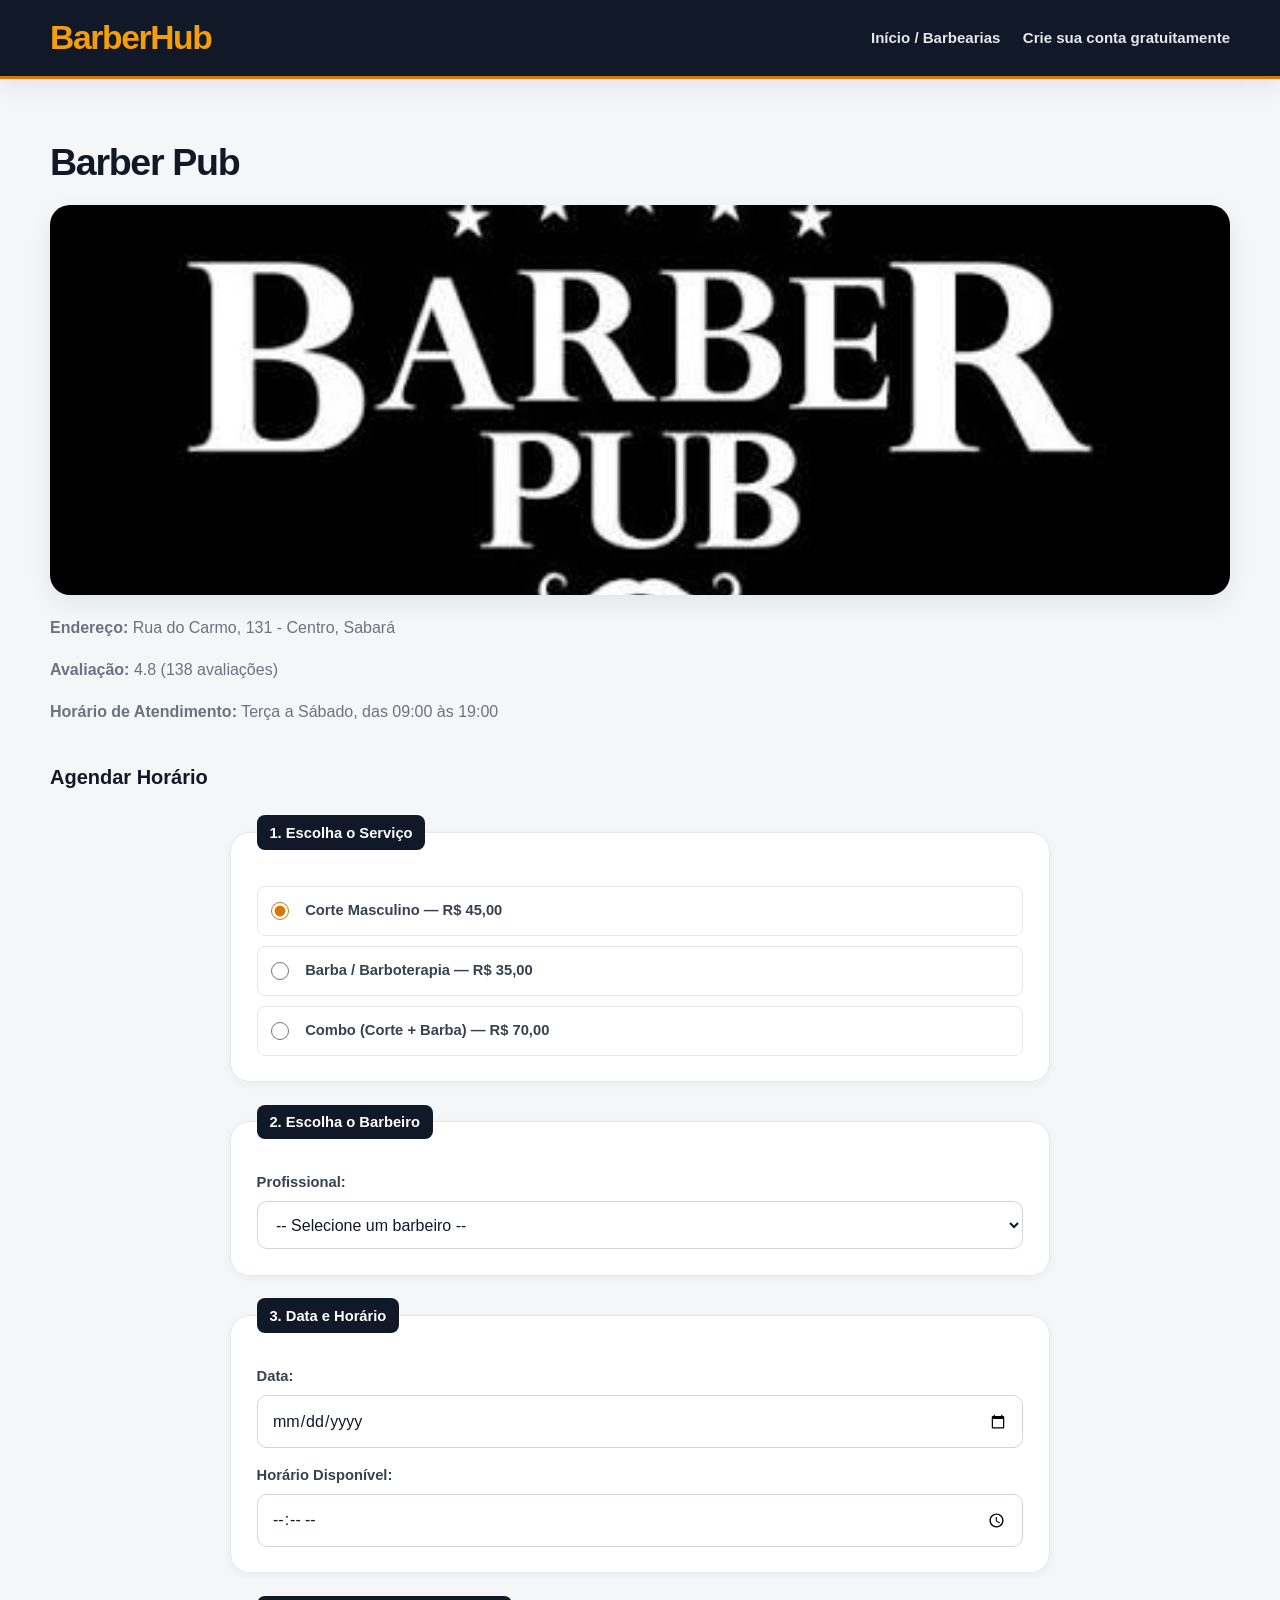
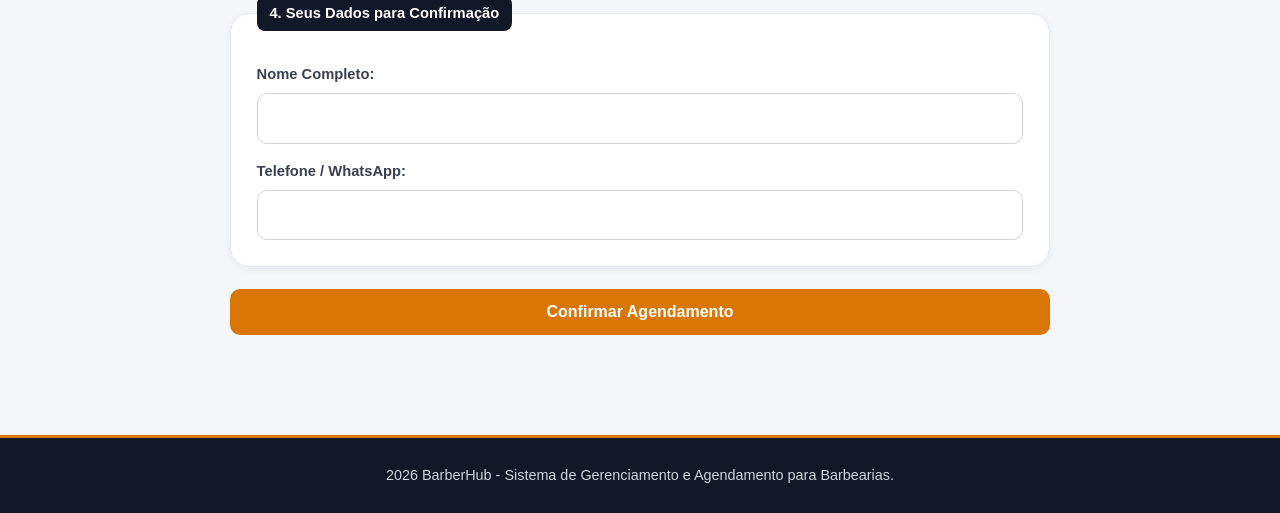
<file: pages/detalhesBarberPub.html>
<!DOCTYPE html>
<html lang="pt-BR">
<head>
    <meta charset="UTF-8">
    <meta name="viewport" content="width=device-width, initial-scale=1.0">
    <title>BarberHub - Detalhes e Agendamento</title>
    <link rel="stylesheet" href="../assets/css/style.css">
</head>
<body>

    <header>
        <h1>BarberHub</h1>
        <nav>
            <ul>
                <li><a href="../index.html">Início / Barbearias</a></li>
                <li><a href="cadastro.html">Crie sua conta gratuitamente</a></li>
            </ul>
        </nav>
    </header>

    <main>

        <section>
            <h2>Barber Pub</h2>
            <figure>
                <img src="../assets/img/barberpub.jpg" alt="Foto da Barbearia Barber Pub" width="400">
            </figure>
            <p><strong>Endereço:</strong> Rua do Carmo, 131 - Centro, Sabará</p>
            <p><strong>Avaliação:</strong> 4.8 (138 avaliações)</p>
            <p><strong>Horário de Atendimento:</strong> Terça a Sábado, das 09:00 às 19:00</p>
        </section>

        <hr>

        <section>
            <h3>Agendar Horário</h3>

            <form action="confirmacaoCadastro.html" method="GET">
                
                <fieldset>
                    <legend>1. Escolha o Serviço</legend>
                    <p>
                        <input type="radio" id="srv-corte" name="servico_agendado" value="corte" checked>
                        <label for="srv-corte">Corte Masculino — R$ 45,00</label>
                    </p>
                    <p>
                        <input type="radio" id="srv-barba" name="servico_agendado" value="barba">
                        <label for="srv-barba">Barba / Barboterapia — R$ 35,00</label>
                    </p>
                    <p>
                        <input type="radio" id="srv-combo" name="servico_agendado" value="combo">
                        <label for="srv-combo">Combo (Corte + Barba) — R$ 70,00</label>
                    </p>
                </fieldset>

                <fieldset>
                    <legend>2. Escolha o Barbeiro</legend>
                    <p>
                        <label for="barbeiro-select">Profissional:</label><br>
                        <select id="barbeiro-select" name="barbeiro" required>
                            <option value="">-- Selecione um barbeiro --</option>
                            <option value="carlos">Carlos Silva (Especialista em Corte)</option>
                            <option value="joao">João Santos (Especialista em Barba)</option>
                        </select>
                    </p>
                </fieldset>

                <fieldset>
                    <legend>3. Data e Horário</legend>
                    <p>
                        <label for="data-agendamento">Data:</label><br>
                        <input type="date" id="data-agendamento" name="data_agendamento" required>
                    </p>
                    <p>
                        <label for="hora-agendamento">Horário Disponível:</label><br>
                        <input type="time" id="hora-agendamento" name="hora_agendamento" min="09:00" max="19:00" step="1800" required>
                    </p>
                </fieldset>

                <fieldset>
                    <legend>4. Seus Dados para Confirmação</legend>
                    <p>
                        <label for="cliente-nome">Nome Completo:</label><br>
                        <input type="text" id="cliente-nome" name="cliente_nome" required>
                    </p>
                    <p>
                        <label for="cliente-telefone">Telefone / WhatsApp:</label><br>
                        <input type="tel" id="cliente-telefone" name="cliente_telefone" required>
                    </p>
                </fieldset>

                <p><button type="submit">Confirmar Agendamento</button></p>
            </form>
        </section>
    </main>

    <footer>
        <p>2026 BarberHub - Sistema de Gerenciamento e Agendamento para Barbearias.</p>
    </footer>

</body>
</html>
</file>
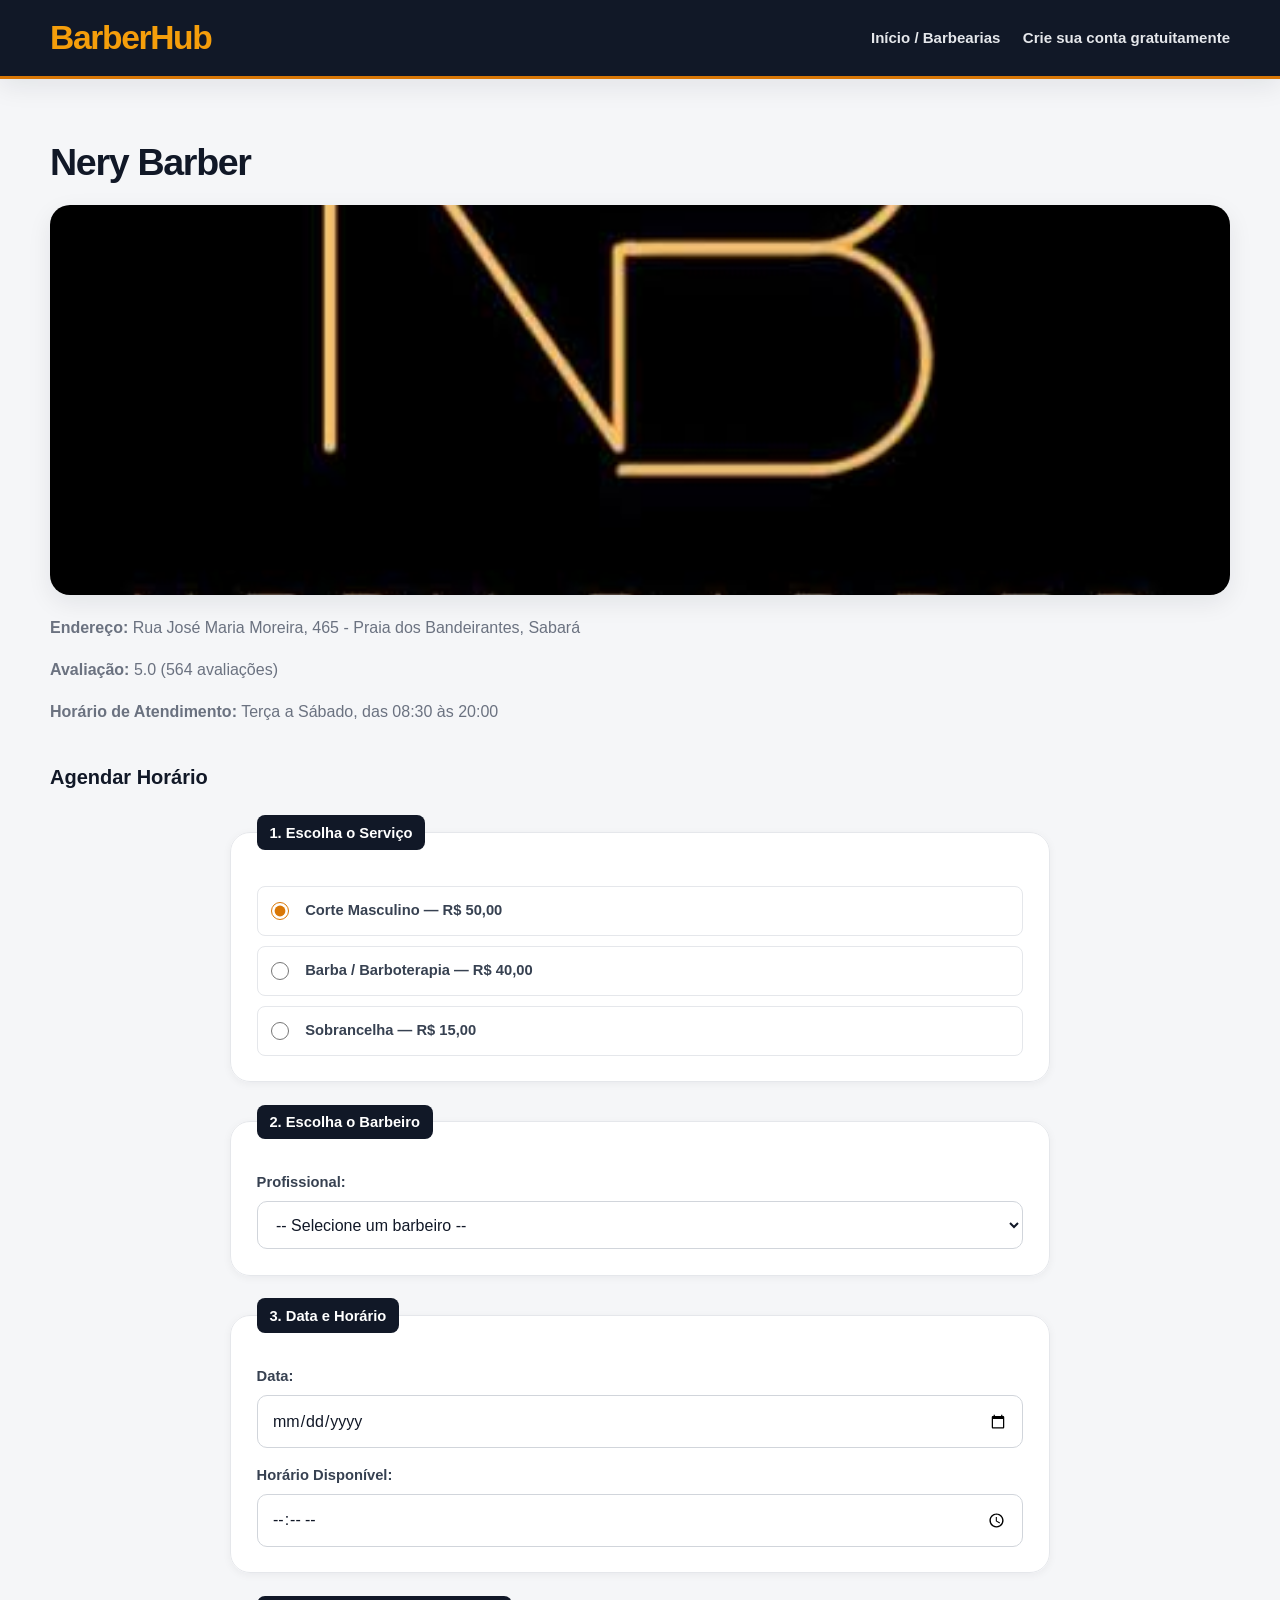
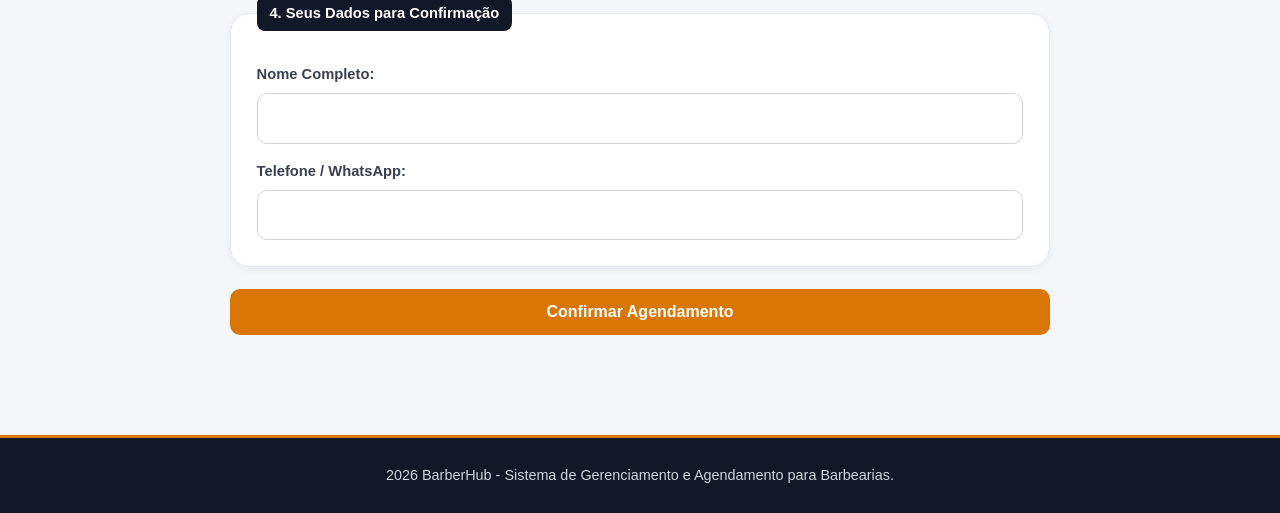
<file: pages/detalhesNeryBarber.html>
<!DOCTYPE html>
<html lang="pt-BR">
<head>
    <meta charset="UTF-8">
    <meta name="viewport" content="width=device-width, initial-scale=1.0">
    <title>BarberHub - Nery Barber</title>
    <link rel="stylesheet" href="../assets/css/style.css">
</head>
<body>

    <header>
        <h1>BarberHub</h1>
        <nav>
            <ul>
                <li><a href="../index.html">Início / Barbearias</a></li>
                <li><a href="cadastro.html">Crie sua conta gratuitamente</a></li>
            </ul>
        </nav>
    </header>

    <main>
        <section>
            <h2>Nery Barber</h2>
            <figure>
                <img src="../assets/img/nerybarber.jpg" alt="Foto da Barbearia Nery Barber" width="400">
            </figure>
            <p><strong>Endereço:</strong> Rua José Maria Moreira, 465 - Praia dos Bandeirantes, Sabará</p>
            <p><strong>Avaliação:</strong> 5.0 (564 avaliações)</p>
            <p><strong>Horário de Atendimento:</strong> Terça a Sábado, das 08:30 às 20:00</p>
        </section>

        <hr>

        <section>
            <h3>Agendar Horário</h3>

            <form action="confirmacaoCadastro.html" method="GET">
                
                <fieldset>
                    <legend>1. Escolha o Serviço</legend>
                    <p>
                        <input type="radio" id="srv-corte" name="servico_agendado" value="corte" checked>
                        <label for="srv-corte">Corte Masculino — R$ 50,00</label>
                    </p>
                    <p>
                        <input type="radio" id="srv-barba" name="servico_agendado" value="barba">
                        <label for="srv-barba">Barba / Barboterapia — R$ 40,00</label>
                    </p>
                    <p>
                        <input type="radio" id="srv-sobrancelha" name="servico_agendado" value="sobrancelha">
                        <label for="srv-sobrancelha">Sobrancelha — R$ 15,00</label>
                    </p>
                </fieldset>

                <fieldset>
                    <legend>2. Escolha o Barbeiro</legend>
                    <p>
                        <label for="barbeiro-select">Profissional:</label><br>
                        <select id="barbeiro-select" name="barbeiro" required>
                            <option value="">-- Selecione um barbeiro --</option>
                            <option value="lucas">Lucas Nery (Master Barber)</option>
                            <option value="mateus">Mateus Rocha (Especialista em Degradê e Barba)</option>
                        </select>
                    </p>
                </fieldset>

                <fieldset>
                    <legend>3. Data e Horário</legend>
                    <p>
                        <label for="data-agendamento">Data:</label><br>
                        <input type="date" id="data-agendamento" name="data_agendamento" required>
                    </p>
                    <p>
                        <label for="hora-agendamento">Horário Disponível:</label><br>
                        <input type="time" id="hora-agendamento" name="hora_agendamento" min="08:30" max="20:00" step="1800" required>
                    </p>
                </fieldset>

                <fieldset>
                    <legend>4. Seus Dados para Confirmação</legend>
                    <p>
                        <label for="cliente-nome">Nome Completo:</label><br>
                        <input type="text" id="cliente-nome" name="cliente_nome" required>
                    </p>
                    <p>
                        <label for="cliente-telefone">Telefone / WhatsApp:</label><br>
                        <input type="tel" id="cliente-telefone" name="cliente_telefone" required>
                    </p>
                </fieldset>

                <p><button type="submit">Confirmar Agendamento</button></p>
            </form>
        </section>
    </main>

    <footer>
        <p>2026 BarberHub - Sistema de Gerenciamento e Agendamento para Barbearias.</p>
    </footer>

</body>
</html>
</file>
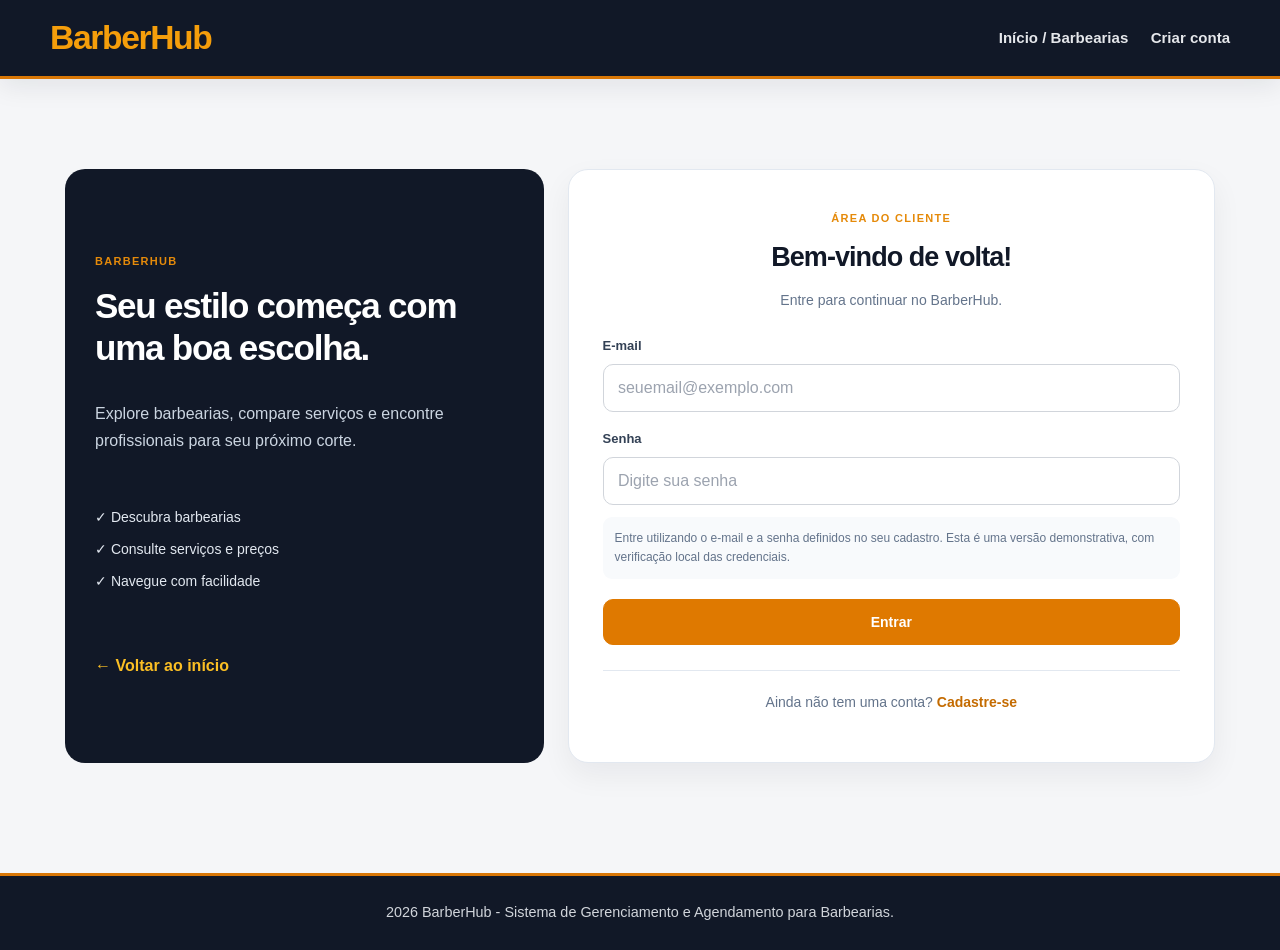
<file: pages/login.html>
<!DOCTYPE html>
<html lang="pt-BR">
<head>
  <meta charset="UTF-8">
  <meta name="viewport" content="width=device-width, initial-scale=1.0">
  <title>Entrar | BarberHub</title>
  <link rel="stylesheet" href="../assets/css/style.css">
  <link rel="stylesheet" href="../assets/css/autenticacao.css">
  <script src="../assets/js/autenticacao.js" defer></script>
</head>
<body>
  <header>
    <h1>
      <a href="../index.html" class="auth-logo">BarberHub</a>
    </h1>
    <nav>
      <ul>
        <li><a href="../index.html">Início / Barbearias</a></li>
        <li><a href="cadastro.html">Criar conta</a></li>
      </ul>
    </nav>
  </header>

  <main class="auth-main">
    <section class="auth-layout auth-login">
      <aside class="auth-lateral">
        <span class="auth-tag">BARBERHUB</span>
        <h2>Seu estilo começa com uma boa escolha.</h2>
        <p>
          Explore barbearias, compare serviços
          e encontre profissionais para seu próximo corte.
        </p>

        <div class="auth-beneficios">
          <p>✓ Descubra barbearias</p>
          <p>✓ Consulte serviços e preços</p>
          <p>✓ Navegue com facilidade</p>
        </div>

        <a href="../index.html" class="auth-link-voltar">
          ← Voltar ao início
        </a>
      </aside>

      <div class="auth-card">
        <div class="auth-cabecalho">
          <span class="auth-tag">ÁREA DO CLIENTE</span>
          <h2>Bem-vindo de volta!</h2>
          <p>Entre para continuar no BarberHub.</p>
        </div>

        <p id="auth-mensagem"
           class="auth-mensagem"
           role="status"
           aria-live="polite"
           hidden></p>

        <form id="form-login" novalidate>
          <div class="auth-campos">
            <div class="auth-campo">
              <label for="login-email">E-mail</label>
              <input
                type="email"
                id="login-email"
                name="email"
                placeholder="seuemail@exemplo.com"
                autocomplete="email"
                required
              >
            </div>

            <div class="auth-campo">
              <label for="login-senha">Senha</label>
              <input
                type="password"
                id="login-senha"
                name="senha"
                placeholder="Digite sua senha"
                autocomplete="current-password"
                required
              >
            </div>
          </div>

          <p class="auth-aviso-demo">
            Entre utilizando o e-mail e a senha definidos
            no seu cadastro. Esta é uma versão demonstrativa,
            com verificação local das credenciais.
          </p>

          <button type="submit" class="auth-botao-principal">
            Entrar
          </button>
        </form>

        <p class="auth-rodape-card">
          Ainda não tem uma conta?
          <a href="cadastroUsuario.html">Cadastre-se</a>
        </p>
      </div>
    </section>
  </main>

  <footer>
    <p>
      2026 BarberHub - Sistema de Gerenciamento
      e Agendamento para Barbearias.
    </p>
  </footer>
</body>
</html>
</file>
<file: assets/css/style.css>
/* =========================================================
   BARBERHUB — FOLHA DE ESTILOS GLOBAL
   Compatível com index.html e páginas dentro de /pages
   ========================================================= */

/* 1. Design tokens */
:root {
    --bh-primary: #d97706;
    --bh-primary-hover: #b45309;
    --bh-primary-soft: #fff7ed;
    --bh-dark: #111827;
    --bh-dark-soft: #1f2937;
    --bh-bg: #f5f6f8;
    --bh-surface: #ffffff;
    --bh-text: #1f2937;
    --bh-muted: #6b7280;
    --bh-border: #e5e7eb;
    --bh-border-strong: #d1d5db;
    --bh-danger: #dc2626;
    --bh-danger-hover: #b91c1c;
    --bh-success: #15803d;
    --bh-radius-sm: 8px;
    --bh-radius-md: 14px;
    --bh-radius-lg: 20px;
    --bh-shadow-sm: 0 2px 8px rgba(17, 24, 39, .05);
    --bh-shadow-md: 0 8px 24px rgba(17, 24, 39, .08);
    --bh-shadow-lg: 0 14px 35px rgba(17, 24, 39, .12);
    --bh-transition: 180ms ease;
    --bh-container: 1180px;
    --bh-font: "Segoe UI", Tahoma, Geneva, Verdana, sans-serif;
}

/* 2. Reset e acessibilidade */
*, *::before, *::after {
    box-sizing: border-box;
}

html {
    scroll-behavior: smooth;
    scroll-padding-top: 1rem;
}

body {
    min-height: 100vh;
    margin: 0;
    display: flex;
    flex-direction: column;
    color: var(--bh-text);
    background: var(--bh-bg);
    font-family: var(--bh-font);
    font-size: 16px;
    line-height: 1.6;
    -webkit-font-smoothing: antialiased;
}

img {
    display: block;
    max-width: 100%;
}

a {
    color: var(--bh-primary-hover);
    text-underline-offset: 3px;
    transition: color var(--bh-transition);
}

a:hover {
    color: var(--bh-primary);
}

button, input, select, textarea {
    font: inherit;
}

button, select, input[type="checkbox"], input[type="radio"] {
    cursor: pointer;
}

button:disabled, input:disabled, select:disabled, textarea:disabled {
    cursor: not-allowed;
    opacity: .65;
}

:focus-visible {
    outline: 3px solid var(--bh-primary);
    outline-offset: 3px;
}

::selection {
    color: #fff;
    background: var(--bh-primary);
}

/* 3. Cabeçalho e navegação */
header {
    display: flex;
    align-items: center;
    justify-content: space-between;
    flex-wrap: wrap;
    gap: 1rem 2rem;
    padding: 1.1rem max(1.5rem, calc((100% - var(--bh-container)) / 2));
    color: #fff;
    background: var(--bh-dark);
    border-bottom: 3px solid var(--bh-primary);
    box-shadow: var(--bh-shadow-md);
}

header h1 {
    margin: 0;
    color: #f59e0b;
    font-size: clamp(1.6rem, 3vw, 2.1rem);
    font-weight: 800;
    line-height: 1.2;
    letter-spacing: -.04em;
}

nav ul {
    display: flex;
    align-items: center;
    flex-wrap: wrap;
    gap: .4rem 1.4rem;
    margin: 0;
    padding: 0;
    list-style: none;
}

nav a {
    display: inline-flex;
    align-items: center;
    min-height: 40px;
    color: #e5e7eb;
    font-size: .94rem;
    font-weight: 650;
    text-decoration: none;
}

nav a:hover {
    color: #fbbf24;
}

/* 4. Layout principal e títulos */
main {
    flex: 1;
    width: min(var(--bh-container), calc(100% - 3rem));
    margin-inline: auto;
    padding-block: clamp(2rem, 5vw, 3.75rem);
}

main > section {
    min-width: 0;
    margin-bottom: 2.5rem;
}

main h2 {
    margin: 0 0 .75rem;
    color: var(--bh-dark);
    font-size: clamp(1.65rem, 3vw, 2.35rem);
    font-weight: 800;
    line-height: 1.25;
    letter-spacing: -.035em;
}

main h3 {
    margin: 0;
    color: var(--bh-dark);
    font-size: 1.25rem;
    line-height: 1.35;
}

main h4 {
    margin: 0 0 .65rem;
    color: var(--bh-dark);
    font-size: 1.05rem;
}

main > section > p {
    color: var(--bh-muted);
}

main > hr, main > section > hr {
    display: none;
}

/* 5. Pesquisa e filtros da página inicial */
form[action="index.html"] {
    display: grid;
    grid-template-columns: minmax(0, 1.5fr) minmax(0, 1fr);
    align-items: end;
    gap: 1rem;
    margin: 1.5rem 0 2.5rem;
    padding: clamp(1rem, 3vw, 1.5rem);
    background: var(--bh-surface);
    border: 1px solid var(--bh-border);
    border-radius: var(--bh-radius-lg);
    box-shadow: var(--bh-shadow-sm);
}

form[action="index.html"] > p {
    min-width: 0;
    display: flex;
    flex-direction: column;
    gap: .45rem;
    margin: 0;
}

form[action="index.html"] > p:first-child {
    display: grid;
    grid-template-columns: minmax(0, 1fr) auto;
    align-items: end;
    gap: .5rem .75rem;
}

form[action="index.html"] > p:first-child label {
    grid-column: 1 / -1;
}

form[action="index.html"] > p:first-child input {
    min-width: 0;
}

form[action="index.html"] > p:first-child button {
    width: auto;
    margin: 0;
}

form[action="index.html"] label {
    margin: 0;
    font-size: .9rem;
    font-weight: 700;
}

form[action="index.html"] > p:nth-child(2) {
    display: grid;
    grid-template-columns: 1fr;
    gap: .35rem;
}

/* 6. Grade da listagem: cartões sempre alinhados */
main > section:has(> article) {
    display: grid;
    grid-template-columns: repeat(2, minmax(0, 1fr));
    align-items: stretch;
    gap: 1.5rem;
}

/* Títulos e introdução ocupam a largura da grade */
main > section:has(> article) > h2,
main > section:has(> article) > h3,
main > section:has(> article) > p {
    grid-column: 1 / -1;
}

/* Separadores HTML antigos não devem virar colunas vazias */
main > section:has(> article) > hr {
    display: none;
}

/* 7. Cartões de barbearia e painéis */
article {
    min-width: 0;
    display: flex;
    flex-direction: column;
    align-items: stretch;
    gap: .8rem;
    padding: 1.35rem;
    background: var(--bh-surface);
    border: 1px solid var(--bh-border);
    border-radius: var(--bh-radius-lg);
    box-shadow: var(--bh-shadow-sm);
    transition: transform var(--bh-transition), box-shadow var(--bh-transition), border-color var(--bh-transition);
}

main > section:has(> article) > article:hover {
    transform: translateY(-3px);
    border-color: #f3c27a;
    box-shadow: var(--bh-shadow-lg);
}

article figure {
    width: 100%;
    margin: 0 0 .25rem;
}

article figure img {
    width: 100%;
    height: 230px;
    object-fit: cover;
    object-position: center;
    background: #e5e7eb;
    border-radius: var(--bh-radius-md);
}

article p {
    margin: 0;
    color: var(--bh-muted);
    overflow-wrap: anywhere;
}

article p strong {
    color: var(--bh-dark-soft);
}

article ul {
    display: grid;
    gap: .4rem;
    margin: 0;
    padding-left: 1.25rem;
}

article li {
    padding-left: .1rem;
    color: #4b5563;
}

article li::marker {
    color: var(--bh-primary);
}

/* Linha de ações dos cartões da página inicial */
main > section:has(> article) > article > p:last-child {
    display: flex;
    align-items: center;
    flex-wrap: wrap;
    gap: .55rem;
    margin-top: auto;
    padding-top: 1rem;
    border-top: 1px solid var(--bh-border);
}

main > section:has(> article) > article > p:last-child > a,
main > section:has(> article) > article > p:last-child > button {
    flex: 1 1 auto;
    min-width: 0;
    min-height: 42px;
    display: inline-flex;
    align-items: center;
    justify-content: center;
    margin: 0;
    padding: .65rem .8rem;
    border-radius: var(--bh-radius-sm);
    font-size: .88rem;
    font-weight: 700;
    text-align: center;
    text-decoration: none;
}

main > section:has(> article) > article > p:last-child > a {
    color: #fff;
    background: var(--bh-primary);
}

main > section:has(> article) > article > p:last-child > a:hover {
    color: #fff;
    background: var(--bh-primary-hover);
}

/* Botões de gerenciamento do HTML atual */
main > section:has(> article) > article > p:last-child > button:last-of-type {
    color: #fff;
    background: var(--bh-danger);
}

main > section:has(> article) > article > p:last-child > button:last-of-type:hover {
    background: var(--bh-danger-hover);
}

/* 8. Botões globais */
button, input[type="submit"], input[type="button"], input[type="reset"], .btn-primary {
    min-height: 46px;
    display: inline-flex;
    align-items: center;
    justify-content: center;
    gap: .45rem;
    padding: .72rem 1.1rem;
    color: #fff;
    background: var(--bh-primary);
    border: 1px solid transparent;
    border-radius: 10px;
    font-weight: 750;
    line-height: 1.3;
    text-align: center;
    text-decoration: none;
    transition: background var(--bh-transition), box-shadow var(--bh-transition), transform var(--bh-transition);
}

button:hover, input[type="submit"]:hover, input[type="button"]:hover, .btn-primary:hover {
    color: #fff;
    background: var(--bh-primary-hover);
    box-shadow: 0 5px 14px rgba(217, 119, 6, .2);
}

button:active {
    transform: translateY(1px);
}

.btn-danger {
    color: #fff;
    background: var(--bh-danger);
}

.btn-danger:hover {
    background: var(--bh-danger-hover);
}

.btn-secondary {
    color: var(--bh-dark);
    background: #fff;
    border-color: var(--bh-border-strong);
}

.btn-secondary:hover {
    color: var(--bh-dark);
    background: #f3f4f6;
}

/* 9. Todos os formulários de cadastro, login e agendamento */
main form:not([action="index.html"]) {
    width: 100%;
    max-width: 820px;
    margin: 1.5rem auto 0;
}

fieldset {
    min-width: 0;
    margin: 0 0 1.4rem;
    padding: clamp(1rem, 3vw, 1.6rem);
    background: var(--bh-surface);
    border: 1px solid var(--bh-border);
    border-radius: var(--bh-radius-lg);
    box-shadow: var(--bh-shadow-sm);
}

legend {
    max-width: 100%;
    padding: .4rem .8rem;
    color: #fff;
    background: var(--bh-dark);
    border-radius: var(--bh-radius-sm);
    font-size: .92rem;
    font-weight: 800;
    line-height: 1.5;
}

fieldset > p {
    margin: 1rem 0 0;
}

fieldset > p:first-of-type {
    margin-top: .4rem;
}

form label {
    display: block;
    margin: 0 0 .4rem;
    color: #374151;
    font-size: .92rem;
    font-weight: 700;
}

form label + br {
    display: none;
}

/* Campos com largura consistente */
form input:not([type="radio"]):not([type="checkbox"]):not([type="file"]):not([type="submit"]):not([type="button"]):not([type="reset"]):not([type="hidden"]),
form select,
form textarea {
    display: block;
    width: 100%;
    min-width: 0;
    min-height: 48px;
    padding: .78rem .9rem;
    color: var(--bh-dark);
    background: #fff;
    border: 1px solid var(--bh-border-strong);
    border-radius: 10px;
    font-size: 1rem;
    line-height: 1.5;
    transition: border-color var(--bh-transition), box-shadow var(--bh-transition);
}

form input::placeholder, form textarea::placeholder {
    color: #9ca3af;
}

form input:focus, form select:focus, form textarea:focus {
    outline: none;
    border-color: var(--bh-primary);
    box-shadow: 0 0 0 4px rgba(217, 119, 6, .12);
}

form textarea {
    min-height: 130px;
    resize: vertical;
}

form input[type="file"] {
    display: block;
    width: 100%;
    padding: .75rem;
    background: #fff;
    border: 1px dashed var(--bh-border-strong);
    border-radius: var(--bh-radius-sm);
}

form input[type="checkbox"], form input[type="radio"] {
    width: 18px;
    height: 18px;
    margin: 0 .45rem 0 0;
    accent-color: var(--bh-primary);
    vertical-align: middle;
}

/* Etapas/equipe no cadastro de barbearia */
fieldset > div {
    min-width: 0;
    margin-top: 1rem;
    padding: 1rem;
    background: #fafafa;
    border: 1px solid var(--bh-border);
    border-radius: var(--bh-radius-md);
}

fieldset > div > p {
    margin-top: .85rem;
}

fieldset > hr {
    margin: 1rem 0;
    border: 0;
    border-top: 1px solid var(--bh-border);
}

/* Lista de dias de funcionamento */
fieldset > ul {
    display: grid;
    grid-template-columns: repeat(2, minmax(0, 1fr));
    gap: .5rem;
    margin: .7rem 0 0;
    padding: 0;
    list-style: none;
}

fieldset > ul li {
    display: flex;
    align-items: center;
    gap: .5rem;
    padding: .7rem .8rem;
    background: #fff;
    border: 1px solid var(--bh-border);
    border-radius: var(--bh-radius-sm);
}

fieldset > ul label {
    margin: 0;
    font-weight: 550;
    cursor: pointer;
}

/* Opções de serviços com radio/checkbox, se envolvidas por <p> */
fieldset p:has(input[type="radio"]),
fieldset p:has(input[type="checkbox"]) {
    display: flex;
    align-items: center;
    gap: .55rem;
    margin-top: .65rem;
    padding: .75rem .85rem;
    background: #fff;
    border: 1px solid var(--bh-border);
    border-radius: var(--bh-radius-sm);
}

fieldset p:has(input[type="radio"]) label,
fieldset p:has(input[type="checkbox"]) label {
    flex: 1;
    margin: 0;
    cursor: pointer;
}

/* Botões de formulário */
main form > p:has(> button) {
    margin-top: 1rem;
}

main form > p > button[type="submit"],
main form > button[type="submit"] {
    width: 100%;
}

main form > p > button[type="button"] {
    margin-top: .5rem;
}

/* 10. Páginas de escolha de cadastro */
main > section:has(> a[href*="cadastroUsuario"], > a[href*="cadastroBarbearia"]) {
    display: grid;
    grid-template-columns: repeat(2, minmax(0, 1fr));
    gap: 1rem;
}

main > section:has(> a[href*="cadastroUsuario"], > a[href*="cadastroBarbearia"]) > h2,
main > section:has(> a[href*="cadastroUsuario"], > a[href*="cadastroBarbearia"]) > p {
    grid-column: 1 / -1;
}

/* 11. Detalhes e agendamento */
main > section > figure {
    margin: 1.25rem 0;
}

main > section > figure img {
    width: 100%;
    max-height: 390px;
    object-fit: cover;
    border-radius: var(--bh-radius-lg);
    box-shadow: var(--bh-shadow-md);
}

/* 12. Confirmação */
main > section > article[style] {
    width: 100%;
    max-width: 760px;
    margin: 1.5rem auto;
    padding: clamp(1rem, 3vw, 2rem) !important;
    color: var(--bh-text);
    background: var(--bh-surface) !important;
    border: 1px solid var(--bh-border) !important;
    border-radius: var(--bh-radius-lg);
    box-shadow: var(--bh-shadow-md);
}

main > section > article[style] hr {
    display: block;
    margin: 1.25rem 0;
    border: 0;
    border-top: 1px solid var(--bh-border);
}

main > section > article[style] p {
    margin: .6rem 0;
}

/* 13. Tabelas, se houver */
table {
    width: 100%;
    border-collapse: collapse;
    background: var(--bh-surface);
    border-radius: var(--bh-radius-md);
    overflow: hidden;
}

th, td {
    padding: .85rem 1rem;
    text-align: left;
    border-bottom: 1px solid var(--bh-border);
}

th {
    color: #fff;
    background: var(--bh-dark);
}

/* 14. Rodapé */
footer {
    margin-top: auto;
    padding: 1.6rem 1rem;
    color: #d1d5db;
    background: var(--bh-dark);
    border-top: 3px solid var(--bh-primary);
    text-align: center;
    font-size: .9rem;
}

footer p {
    margin: 0;
}

/* 15. Tablets */
@media (max-width: 850px) {
    main {
        width: min(100% - 2rem, var(--bh-container));
    }

    main > section:has(> article) {
        gap: 1.1rem;
    }

    article {
        padding: 1.1rem;
    }

    article figure img {
        height: 210px;
    }

    header {
        padding-inline: 1.25rem;
    }
}

/* 16. Celulares */
@media (max-width: 600px) {
    header {
        flex-direction: column;
        align-items: center;
        text-align: center;
        gap: .75rem;
        padding: 1.1rem 1rem;
    }

    nav ul {
        justify-content: center;
        gap: .35rem 1rem;
    }

    nav a {
        font-size: .88rem;
    }

    main {
        width: calc(100% - 2rem);
        padding-block: 1.6rem 2.5rem;
    }

    main > section {
        margin-bottom: 2rem;
    }

    main > section:has(> article) {
        grid-template-columns: minmax(0, 1fr);
        gap: 1.1rem;
    }

    main > section:has(> article) > article {
        width: 100%;
        padding: 1rem;
    }

    article figure img {
        height: 220px;
    }

    main > section:has(> article) > article > p:last-child > a,
    main > section:has(> article) > article > p:last-child > button {
        flex: 1 1 100%;
        width: 100%;
    }

    form[action="index.html"] {
        grid-template-columns: minmax(0, 1fr);
        padding: 1rem;
    }

    form[action="index.html"] > p:first-child {
        grid-template-columns: minmax(0, 1fr);
    }

    form[action="index.html"] > p:first-child label {
        grid-column: auto;
    }

    form[action="index.html"] > p:first-child button {
        width: 100%;
    }

    main form:not([action="index.html"]) {
        margin-top: 1rem;
    }

    fieldset {
        padding: 1rem;
    }

    fieldset > div {
        padding: .8rem;
    }

    fieldset > ul {
        grid-template-columns: minmax(0, 1fr);
    }

    main > section:has(> a[href*="cadastroUsuario"], > a[href*="cadastroBarbearia"]) {
        grid-template-columns: minmax(0, 1fr);
    }

    main > section > figure img {
        max-height: 280px;
    }
}

/* 17. Movimento reduzido */
@media (prefers-reduced-motion: reduce) {
    *, *::before, *::after {
        scroll-behavior: auto !important;
        animation-duration: .01ms !important;
        animation-iteration-count: 1 !important;
        transition-duration: .01ms !important;
    }
}
</file>
<file: assets/css/pesquisa.css>
/* =========================================
   BARBERHUB - PESQUISA E FILTROS
   ========================================= */

/* Logo clicável */

.logo-barberhub {
  color: #f59e0b;
  text-decoration: none;
  transition: color 0.2s ease;
}

.logo-barberhub:hover {
  color: #fbbf24;
}

.logo-barberhub:focus-visible {
  outline: 2px solid #fbbf24;
  outline-offset: 5px;
  border-radius: 4px;
}

/* Apresentação da pesquisa */

.secao-busca {
  width: 100%;
}

.introducao-busca h2 {
  margin-bottom: 12px;
}

.introducao-busca p {
  color: #64748b;
  font-size: 15px;
  line-height: 1.7;
}

/* Painel principal */

form[action="index.html"].form-pesquisa {
  display: grid;
  grid-template-columns: 1fr;
  gap: 20px;

  background: #ffffff;
  border: 1px solid #e2e8f0;
  border-radius: 18px;

  padding: 28px;
  margin-top: 25px;
  margin-bottom: 35px;

  box-shadow: 0 8px 30px rgba(15, 23, 42, 0.06);
}

/* Campo de pesquisa */

form[action="index.html"] > p.campo-pesquisa {
  display: flex;
  flex-direction: column;
  gap: 9px;
  width: 100%;
}

.campo-pesquisa > label,
.campo-filtro > label {
  font-size: 13px;
  font-weight: 700;
  color: #0f172a;
}

/* Input e botão lado a lado */

.grupo-pesquisa {
  display: flex;
  gap: 12px;
  align-items: stretch;
  width: 100%;
}

/* Caixa com ícone de lupa */

.entrada-pesquisa {
  display: flex;
  flex: 1;
  min-width: 0;
  align-items: center;
  gap: 12px;

  background: #f8fafc;
  border: 1px solid #d9e0e8;
  border-radius: 11px;

  padding: 0 15px;

  transition:
    border-color 0.2s ease,
    box-shadow 0.2s ease,
    background 0.2s ease;
}

.entrada-pesquisa svg {
  flex-shrink: 0;
  color: #94a3b8;
}

.entrada-pesquisa:focus-within {
  background: #ffffff;
  border-color: #e48100;
  box-shadow: 0 0 0 3px rgba(228, 129, 0, 0.13);
}

form[action="index.html"] .entrada-pesquisa input {
  width: 100%;
  min-width: 0;
  height: 52px;

  background: transparent;
  border: none;
  outline: none;
  box-shadow: none;

  padding: 0;
  margin: 0;

  font-size: 15px;
  color: #0f172a;
}

form[action="index.html"] .entrada-pesquisa input:focus {
  border: none;
  outline: none;
  box-shadow: none;
}

.entrada-pesquisa input::placeholder {
  color: #94a3b8;
}

/* Botão Buscar */

form[action="index.html"] .botao-buscar {
  display: inline-flex;
  align-items: center;
  justify-content: center;

  width: 130px;
  min-height: 52px;

  background: #df7900;
  color: #ffffff;

  border: none;
  border-radius: 11px;

  font-size: 14px;
  font-weight: 700;

  cursor: pointer;

  transition:
    background 0.2s ease,
    transform 0.2s ease,
    box-shadow 0.2s ease;
}

form[action="index.html"] .botao-buscar:hover {
  background: #bd6500;
  box-shadow: 0 4px 12px rgba(223, 121, 0, 0.2);
}

form[action="index.html"] .botao-buscar:active {
  transform: translateY(1px);
}

/* Filtros em duas colunas */

form[action="index.html"] > p.campos-filtros {
  display: grid;
  grid-template-columns: repeat(2, minmax(0, 1fr));
  gap: 16px;
  width: 100%;
}

.campo-filtro {
  display: flex;
  flex-direction: column;
  gap: 9px;
  min-width: 0;
}

form[action="index.html"] .campo-filtro select {
  width: 100%;
  height: 50px;

  background-color: #f8fafc;
  border: 1px solid #d9e0e8;
  border-radius: 11px;

  padding: 0 14px;

  color: #0f172a;
  font-size: 14px;

  cursor: pointer;
}

form[action="index.html"] .campo-filtro select:focus {
  outline: none;
  background-color: #ffffff;
  border-color: #e48100;
  box-shadow: 0 0 0 3px rgba(228, 129, 0, 0.13);
}

/* Responsividade para tablets */

@media (max-width: 768px) {
  form[action="index.html"].form-pesquisa {
    padding: 22px;
  }
}

/* Responsividade para celulares */

@media (max-width: 600px) {
  form[action="index.html"].form-pesquisa {
    padding: 18px;
    gap: 18px;
    border-radius: 14px;
  }

  .grupo-pesquisa {
    flex-direction: column;
  }

  form[action="index.html"] .botao-buscar {
    width: 100%;
  }

  form[action="index.html"] > p.campos-filtros {
    grid-template-columns: 1fr;
    gap: 15px;
  }

  .entrada-pesquisa {
    min-height: 52px;
  }
}

/* Remove apenas a borda interna do campo de pesquisa */

form[action="index.html"] .entrada-pesquisa input[type="search"],
form[action="index.html"] .entrada-pesquisa input[type="search"]:focus,
form[action="index.html"] .entrada-pesquisa input[type="search"]:hover {
    border: none !important;
    outline: none !important;
    box-shadow: none !important;
    background: transparent !important;
    border-radius: 0 !important;
}

/* Alinha o título da pesquisa à esquerda */

.form-pesquisa .campo-pesquisa > label {
    display: block;
    width: 100%;
    text-align: left !important;
}
</file>
<file: assets/css/autenticacao.css>
/* BARBERHUB - CADASTRO DE CLIENTE E LOGIN */

.auth-logo {
  color: #f59e0b;
  text-decoration: none;
}

.auth-logo:hover {
  color: #fbbf24;
}

.auth-main {
  width: min(1150px, calc(100% - 40px));
  margin-inline: auto;
}

.auth-layout {
  display: grid;
  grid-template-columns: minmax(250px, .85fr) minmax(0, 1.15fr);
  gap: 24px;
  align-items: stretch;
  margin: 30px 0 50px;
}

/* PAINEL LATERAL */

.auth-lateral {
  background: #111827;
  color: #fff;
  border-radius: 20px;
  padding: 42px 30px;
  display: flex;
  flex-direction: column;
  justify-content: center;
  min-width: 0;
}

.auth-tag {
  display: inline-block;
  color: #e58a0a;
  font-size: 11px;
  font-weight: 800;
  letter-spacing: 1.3px;
}

.auth-lateral h2 {
  color: #fff;
  font-size: clamp(25px, 3vw, 35px);
  line-height: 1.2;
  margin: 15px 0;
}

.auth-lateral > p {
  color: #cbd5e1;
  line-height: 1.7;
}

.auth-beneficios {
  margin: 25px 0;
}

.auth-beneficios p {
  color: #e2e8f0;
  margin: 10px 0;
  font-size: 14px;
}

.auth-link-voltar {
  color: #fbbf24;
  text-decoration: none;
  margin-top: 25px;
  font-weight: 700;
}

/* CARTÃO */

.auth-card {
  min-width: 0;
  background: #fff;
  border: 1px solid #e2e8f0;
  border-radius: 20px;
  padding: 34px;
  box-shadow: 0 12px 30px rgba(15, 23, 42, .06);
}

.auth-cabecalho h2 {
  margin: 10px 0 5px;
  color: #111827;
  font-size: 27px;
}

.auth-cabecalho p,
.auth-descricao {
  color: #64748b;
  font-size: 14px;
  line-height: 1.6;
}

.auth-progresso {
  margin: 25px 0;
}

.auth-progresso-texto {
  display: flex;
  justify-content: space-between;
  gap: 10px;
  font-size: 13px;
}

.auth-progresso-texto strong {
  color: #111827;
}

.auth-progresso-texto span {
  color: #a85d04;
  font-weight: 700;
}

.auth-trilha {
  height: 6px;
  margin-top: 10px;
  background: #e2e8f0;
  border-radius: 10px;
  overflow: hidden;
}

.auth-trilha span {
  display: block;
  width: 50%;
  height: 100%;
  background: #df7900;
  transition: width .2s ease;
}

/* FORMULÁRIOS */

.auth-card form {
  width: 100%;
  max-width: none;
  margin: 0;
  padding: 0;
  background: transparent;
  box-shadow: none;
}

.auth-card .auth-etapa {
  border: 0;
  padding: 0;
  margin: 0;
  background: transparent;
  box-shadow: none;
  min-width: 0;
}

.auth-card .auth-etapa legend {
  font-size: 19px;
  font-weight: 800;
  color: #111827;
  padding: 0;
  margin: 0;
  background: transparent;
}

.auth-descricao {
  margin: 5px 0 20px;
}

.auth-campos {
  display: grid;
  gap: 17px;
}

.auth-grade {
  display: grid;
  grid-template-columns: repeat(2, minmax(0, 1fr));
  gap: 15px;
}

.auth-campo {
  min-width: 0;
}

.auth-card .auth-campo label {
  display: block;
  margin-bottom: 7px;
  color: #334155;
  font-size: 13px;
  font-weight: 700;
  text-align: left;
}

.auth-card .auth-campo input {
  display: block;
  width: 100%;
  min-width: 0;
  height: 48px;
  padding: 0 14px;
  margin: 0;
  border: 1px solid #cbd5e1;
  border-radius: 10px;
  background: #f8fafc;
  color: #0f172a;
  font-size: 14px;
  box-shadow: none;
  box-sizing: border-box;
}

.auth-card .auth-campo input:focus {
  outline: none;
  border-color: #df7900;
  box-shadow: 0 0 0 3px rgba(223, 121, 0, .12);
  background: #fff;
}

.auth-grupo-cep {
  display: flex;
  gap: 10px;
}

.auth-grupo-cep input {
  flex: 1;
}

/* BOTÕES */

.auth-card .auth-acoes {
  display: flex;
  gap: 12px;
  justify-content: space-between;
  margin-top: 27px;
}

.auth-card .auth-botao-principal,
.auth-card .auth-botao-secundario {
  min-height: 46px;
  border-radius: 10px;
  padding: 0 18px;
  font-size: 14px;
  font-weight: 700;
  cursor: pointer;
  white-space: nowrap;
}

.auth-card .auth-botao-principal {
  margin-left: auto;
  background: #df7900;
  color: #fff;
  border: 1px solid #df7900;
}

.auth-card .auth-botao-principal:hover {
  background: #bd6500;
}

.auth-card .auth-botao-secundario {
  background: #fff7ed;
  color: #9a5600;
  border: 1px solid #fed7aa;
}

.auth-card .auth-botao-secundario:hover {
  background: #ffedd5;
}

.auth-card button:disabled {
  opacity: .65;
  cursor: not-allowed;
}

.auth-card [hidden] {
  display: none !important;
}

.auth-rodape-card {
  margin-top: 25px;
  padding-top: 20px;
  border-top: 1px solid #e2e8f0;
  text-align: center;
  color: #64748b;
  font-size: 14px;
}

.auth-rodape-card a {
  color: #c46b00;
  font-weight: 800;
  text-decoration: none;
}

.auth-mensagem {
  padding: 12px;
  border-radius: 10px;
  margin: 15px 0;
  font-size: 13px;
  background: #f0fdf4;
  color: #166534;
  border: 1px solid #bbf7d0;
}

.auth-mensagem[data-tipo="erro"] {
  background: #fef2f2;
  color: #991b1b;
  border-color: #fecaca;
}

/* LOGIN */

.auth-login .auth-card {
  align-self: center;
}

.auth-login .auth-cabecalho {
  text-align: center;
  margin-bottom: 25px;
}

.auth-login .auth-cabecalho h2 {
  margin-top: 12px;
}

.auth-login .auth-campos {
  margin-top: 22px;
}

.auth-login .auth-botao-principal {
  width: 100%;
  margin: 8px 0 0;
}

.auth-aviso-demo {
  font-size: 12px;
  color: #64748b;
  background: #f8fafc;
  border-radius: 9px;
  padding: 12px;
  line-height: 1.6;
}

/* RESPONSIVIDADE */

@media (max-width: 850px) {
  .auth-layout {
    grid-template-columns: 1fr;
  }

  .auth-lateral {
    padding: 26px;
  }

  .auth-lateral h2 {
    font-size: 25px;
  }

  .auth-beneficios {
    display: none;
  }

  .auth-link-voltar {
    margin-top: 10px;
  }
}

@media (max-width: 600px) {
  .auth-main {
    width: calc(100% - 24px);
  }

  .auth-layout {
    gap: 15px;
    margin-top: 15px;
  }

  .auth-card {
    padding: 22px 16px;
  }

  .auth-grade {
    grid-template-columns: 1fr;
  }

  .auth-grupo-cep {
    flex-wrap: wrap;
  }

  .auth-grupo-cep button {
    width: 100%;
  }

  .auth-card .auth-acoes button {
    padding: 0 12px;
  }
}

/* ETAPA DE SEGURANÇA */

.auth-ajuda {
  display: block;
  margin-top: 7px;
  color: #64748b;
  font-size: 12px;
}

.auth-card .auth-mostrar-senha {
  display: flex;
  align-items: center;
  gap: 9px;
  margin-top: 4px;
  font-size: 13px;
  color: #475569;
  cursor: pointer;
}

.auth-card .auth-mostrar-senha input {
  width: 16px;
  height: 16px;
  margin: 0;
  accent-color: #df7900;
}

/* USUÁRIO LOGADO NA DASHBOARD */

.usuario-logado {
  display: flex;
  align-items: center;
  gap: 12px;
  flex-wrap: wrap;
}

.usuario-logado .saudacao-usuario {
  color: #f59e0b;
  font-size: 14px;
  font-weight: 700;
}

.usuario-logado .botao-sair {
  padding: 8px 13px;
  border: 1px solid #475569;
  border-radius: 8px;
  background: transparent;
  color: #ffffff;
  cursor: pointer;
  font-size: 13px;
  font-weight: 600;
}

.usuario-logado .botao-sair:hover {
  background: #374151;
}
#menu-entrar[hidden],
#area-usuario[hidden] {
  display: none !important;
}
</file>
<file: assets/css/cadastroEtapas.css>
/* CADASTRO EM ETAPAS - BARBERHUB */

.marca-cadastro {
  color: #f59e0b;
  text-decoration: none;
}

.marca-cadastro:hover {
  color: #fbbf24;
}

.cadastro-main {
  width: min(1180px, calc(100% - 3rem));
}

/* INTRODUÇÃO */

.apresentacao-cadastro {
  margin-bottom: 28px;
}

.apresentacao-cadastro .sobretitulo {
  color: #c66e00;
  font-size: 12px;
  font-weight: 800;
  letter-spacing: 1.5px;
}

.apresentacao-cadastro h2 {
  margin: 8px 0;
}

.apresentacao-cadastro p {
  color: #64748b;
  margin: 0;
}

/* LAYOUT PRINCIPAL */

.layout-cadastro {
  display: grid;
  grid-template-columns: 300px minmax(0, 1fr);
  gap: 24px;
  align-items: start;
}

/* PAINEL LATERAL */

.painel-etapas {
  background: #111827;
  color: #f8fafc;
  border-radius: 20px;
  padding: 30px 24px;
  box-shadow: 0 10px 26px rgba(15, 23, 42, .12);
}

.painel-destaque {
  color: #fbbf24;
  font-size: 11px;
  font-weight: 800;
  letter-spacing: 1.2px;
}

.painel-etapas h3 {
  color: #ffffff;
  font-size: 24px;
  line-height: 1.3;
  margin: 10px 0;
}

.painel-etapas > p,
.painel-etapas small {
  color: #aeb8c6;
  font-size: 13px;
}

/* INDICADORES DAS ETAPAS */

.lista-etapas {
  list-style: none;
  padding: 14px 0;
  margin: 23px 0;
  border-block: 1px solid #334155;
}

.lista-etapas li {
  display: flex;
  align-items: center;
  gap: 12px;
  padding: 12px 0;
  color: #9ca3af;
  font-size: 13px;
}

.lista-etapas li span {
  display: grid;
  place-items: center;
  flex: 0 0 33px;
  height: 33px;
  border: 1px solid #475569;
  border-radius: 50%;
  font-weight: 700;
}

.lista-etapas li.ativo {
  color: #ffffff;
}

.lista-etapas li.ativo span {
  color: #111827;
  background: #f59e0b;
  border-color: #f59e0b;
}

.lista-etapas li.concluido span {
  color: #f59e0b;
  border-color: #f59e0b;
}

/* CARTÃO DO FORMULÁRIO */

.cartao-cadastro {
  min-width: 0;
  background: #ffffff;
  border: 1px solid #e2e8f0;
  border-radius: 20px;
  padding: 30px;
  box-shadow: 0 12px 30px rgba(17, 24, 39, .06);
}

/* BARRA DE PROGRESSO */

.cabecalho-progresso {
  display: flex;
  justify-content: space-between;
  gap: 16px;
  font-size: 13px;
}

.cabecalho-progresso span {
  font-weight: 800;
  color: #111827;
}

.cabecalho-progresso strong {
  color: #a85d04;
}

.trilha-progresso {
  height: 7px;
  background: #f1f5f9;
  border-radius: 30px;
  margin: 12px 0 28px;
  overflow: hidden;
}

.trilha-progresso span {
  display: block;
  height: 100%;
  width: 20%;
  background: #e28408;
  border-radius: inherit;
  transition: width .2s ease;
}

/* MENSAGENS */

.mensagem-cadastro {
  padding: 12px 14px;
  border-radius: 10px;
  margin: 0 0 18px;
  font-size: 14px;
}

.mensagem-cadastro[hidden],
.etapa[hidden],
.navegacao-formulario button[hidden],
.preview-foto[hidden] {
  display: none !important;
}

.mensagem-cadastro[data-tipo="erro"] {
  background: #fef2f2;
  color: #991b1b;
  border: 1px solid #fecaca;
}

.mensagem-cadastro[data-tipo="sucesso"] {
  background: #f0fdf4;
  color: #166534;
  border: 1px solid #bbf7d0;
}

/* REMOVE CONFLITOS COM O CSS GLOBAL */

.cadastro-main form#cadastro-etapas {
  max-width: none;
  margin: 0;
}

#cadastro-etapas .etapa {
  margin: 0;
  padding: 0;
  border: none;
  border-radius: 0;
  box-shadow: none;
  background: transparent;
  min-width: 0;
}

#cadastro-etapas .etapa legend {
  padding: 0;
  margin: 0;
  background: transparent;
  color: #111827;
  border-radius: 0;
  font-size: 23px;
  font-weight: 800;
}

#cadastro-etapas .descricao-etapa {
  margin: 5px 0 22px;
  color: #64748b;
  font-size: 14px;
}

/* CAMPOS */

#cadastro-etapas .grade-campos {
  display: grid;
  grid-template-columns: repeat(2, minmax(0, 1fr));
  gap: 18px;
  margin: 0;
  padding: 0;
  border: 0;
  border-radius: 0;
  background: transparent;
}

#cadastro-etapas .campo {
  min-width: 0;
}

#cadastro-etapas .campo-inteiro {
  grid-column: 1 / -1;
}

#cadastro-etapas .campo > label {
  display: block;
  margin: 0 0 6px;
  font-size: 13px;
  font-weight: 700;
}

#cadastro-etapas input,
#cadastro-etapas select {
  font-size: 14px;
}

#cadastro-etapas .campo small {
  display: block;
  margin-top: 6px;
  color: #64748b;
  font-size: 12px;
}

/* FOTO */

#cadastro-etapas .preview-foto {
  max-width: 220px;
  max-height: 150px;
  object-fit: cover;
  margin-top: 10px;
  border-radius: 10px;
  border: 1px solid #e2e8f0;
}

/* CONSULTA CEP */

#cadastro-etapas .grupo-cep {
  display: flex;
  gap: 10px;
  align-items: stretch;
}

#cadastro-etapas .grupo-cep input {
  flex: 1;
  min-width: 0;
}

#cadastro-etapas .botao-secundario {
  border: 1px solid #e2e8f0;
  background: #fff7ed;
  color: #9a5600;
  border-radius: 10px;
  padding: 0 16px;
  white-space: nowrap;
  font-weight: 700;
}

#cadastro-etapas .botao-secundario:hover {
  background: #ffedd5;
}

/* EQUIPE */

#cadastro-etapas .lista-profissionais {
  display: grid;
  gap: 14px;
}

#cadastro-etapas .cartao-profissional {
  padding: 18px;
  margin: 0;
  background: #f8fafc;
  border: 1px solid #e2e8f0;
  border-radius: 13px;
}

#cadastro-etapas .cartao-profissional h4 {
  display: flex;
  justify-content: space-between;
  margin: 0 0 16px;
  font-size: 15px;
}

#cadastro-etapas .cartao-profissional h4 span {
  font-size: 11px;
  color: #9a5600;
  background: #fff7ed;
  border-radius: 30px;
  padding: 4px 9px;
}

/* DIAS DE FUNCIONAMENTO */

#cadastro-etapas .titulo-opcoes {
  margin: 23px 0 10px;
  font-size: 14px;
  font-weight: 800;
}

#cadastro-etapas .grade-dias {
  display: grid;
  grid-template-columns: repeat(3, minmax(0, 1fr));
  gap: 10px;
}

#cadastro-etapas .opcao-dia {
  display: flex;
  align-items: center;
  gap: 9px;
  margin: 0;
  padding: 13px;
  background: #f8fafc;
  border: 1px solid #e2e8f0;
  border-radius: 10px;
  cursor: pointer;
  font-size: 13px;
}

#cadastro-etapas .opcao-dia:has(input:checked) {
  border-color: #e28408;
  background: #fff7ed;
}

#cadastro-etapas .opcao-dia input {
  margin: 0;
}

/* SERVIÇOS */

#cadastro-etapas .lista-servicos {
  display: grid;
  gap: 12px;
}

#cadastro-etapas .servico-item {
  display: grid;
  grid-template-columns: minmax(0, 1fr) 145px;
  gap: 16px;
  align-items: center;
  margin: 0;
  padding: 15px;
  border: 1px solid #e2e8f0;
  background: #f8fafc;
  border-radius: 12px;
}

#cadastro-etapas .servico-item > label {
  display: flex;
  align-items: center;
  gap: 8px;
  margin: 0;
  cursor: pointer;
}

#cadastro-etapas .servico-item > label input {
  margin: 0;
}

#cadastro-etapas .servico-item .campo label {
  font-size: 12px;
}

#cadastro-etapas .aviso-demonstracao {
  margin: 20px 0 0;
  font-size: 13px;
  color: #64748b;
}

/* BOTÕES */

#cadastro-etapas .navegacao-formulario {
  display: flex;
  justify-content: space-between;
  gap: 12px;
  margin-top: 30px;
  padding-top: 20px;
  border-top: 1px solid #e2e8f0;
}

#cadastro-etapas .navegacao-formulario button {
  min-height: 48px;
  border-radius: 10px;
  padding: 0 22px;
  font-size: 14px;
  font-weight: 800;
}

#cadastro-etapas .botao-voltar {
  background: #ffffff;
  border: 1px solid #cbd5e1;
  color: #334155;
}

#cadastro-etapas .botao-voltar:hover {
  background: #f1f5f9;
}

#cadastro-etapas .botao-avancar {
  margin-left: auto;
  background: #dd7900;
  border: 1px solid #dd7900;
  color: #ffffff;
}

#cadastro-etapas .botao-avancar:hover {
  background: #b96200;
}

/* TABLETS */

@media (max-width: 900px) {
  .layout-cadastro {
    grid-template-columns: 1fr;
  }

  .painel-etapas {
    padding: 20px;
  }

  .painel-etapas h3,
  .painel-etapas > p,
  .painel-etapas > small {
    display: none;
  }

  .lista-etapas {
    display: flex;
    gap: 6px;
    flex-wrap: wrap;
    border: 0;
    margin: 10px 0 0;
    padding: 0;
  }

  .lista-etapas li {
    flex: 1;
    min-width: 38px;
    padding: 0;
    justify-content: center;
  }

  .lista-etapas li strong {
    display: none;
  }
}

/* CELULARES */

@media (max-width: 600px) {
  .cadastro-main {
    width: calc(100% - 2rem);
  }

  .cartao-cadastro {
    padding: 20px 16px;
  }

  #cadastro-etapas .grade-campos {
    grid-template-columns: 1fr;
    gap: 14px;
  }

  #cadastro-etapas .campo-inteiro {
    grid-column: auto;
  }

  #cadastro-etapas .grade-dias {
    grid-template-columns: repeat(2, minmax(0, 1fr));
  }

  #cadastro-etapas .servico-item {
    grid-template-columns: 1fr;
    gap: 10px;
  }

  #cadastro-etapas .grupo-cep {
    flex-wrap: wrap;
  }

  #cadastro-etapas .grupo-cep button {
    min-height: 46px;
  }

  #cadastro-etapas .navegacao-formulario button {
    padding: 0 14px;
  }
}
</file>
